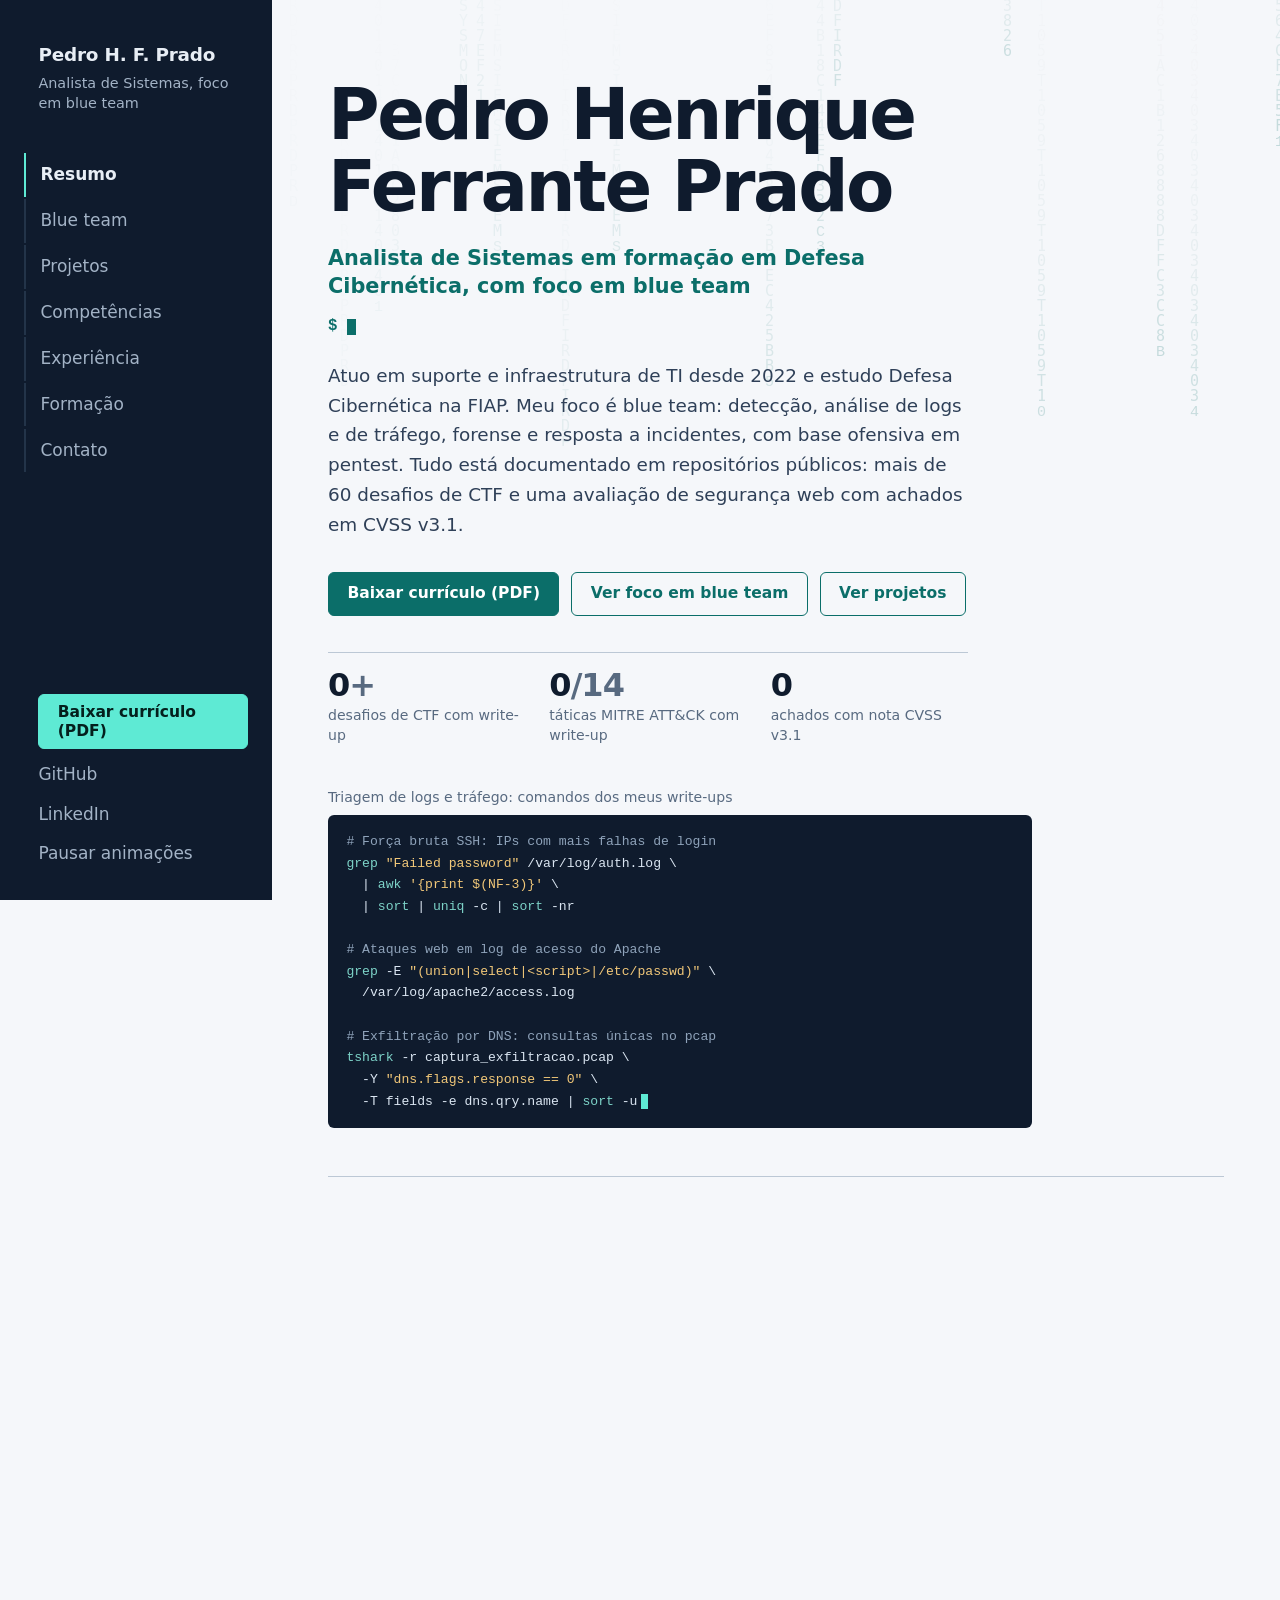
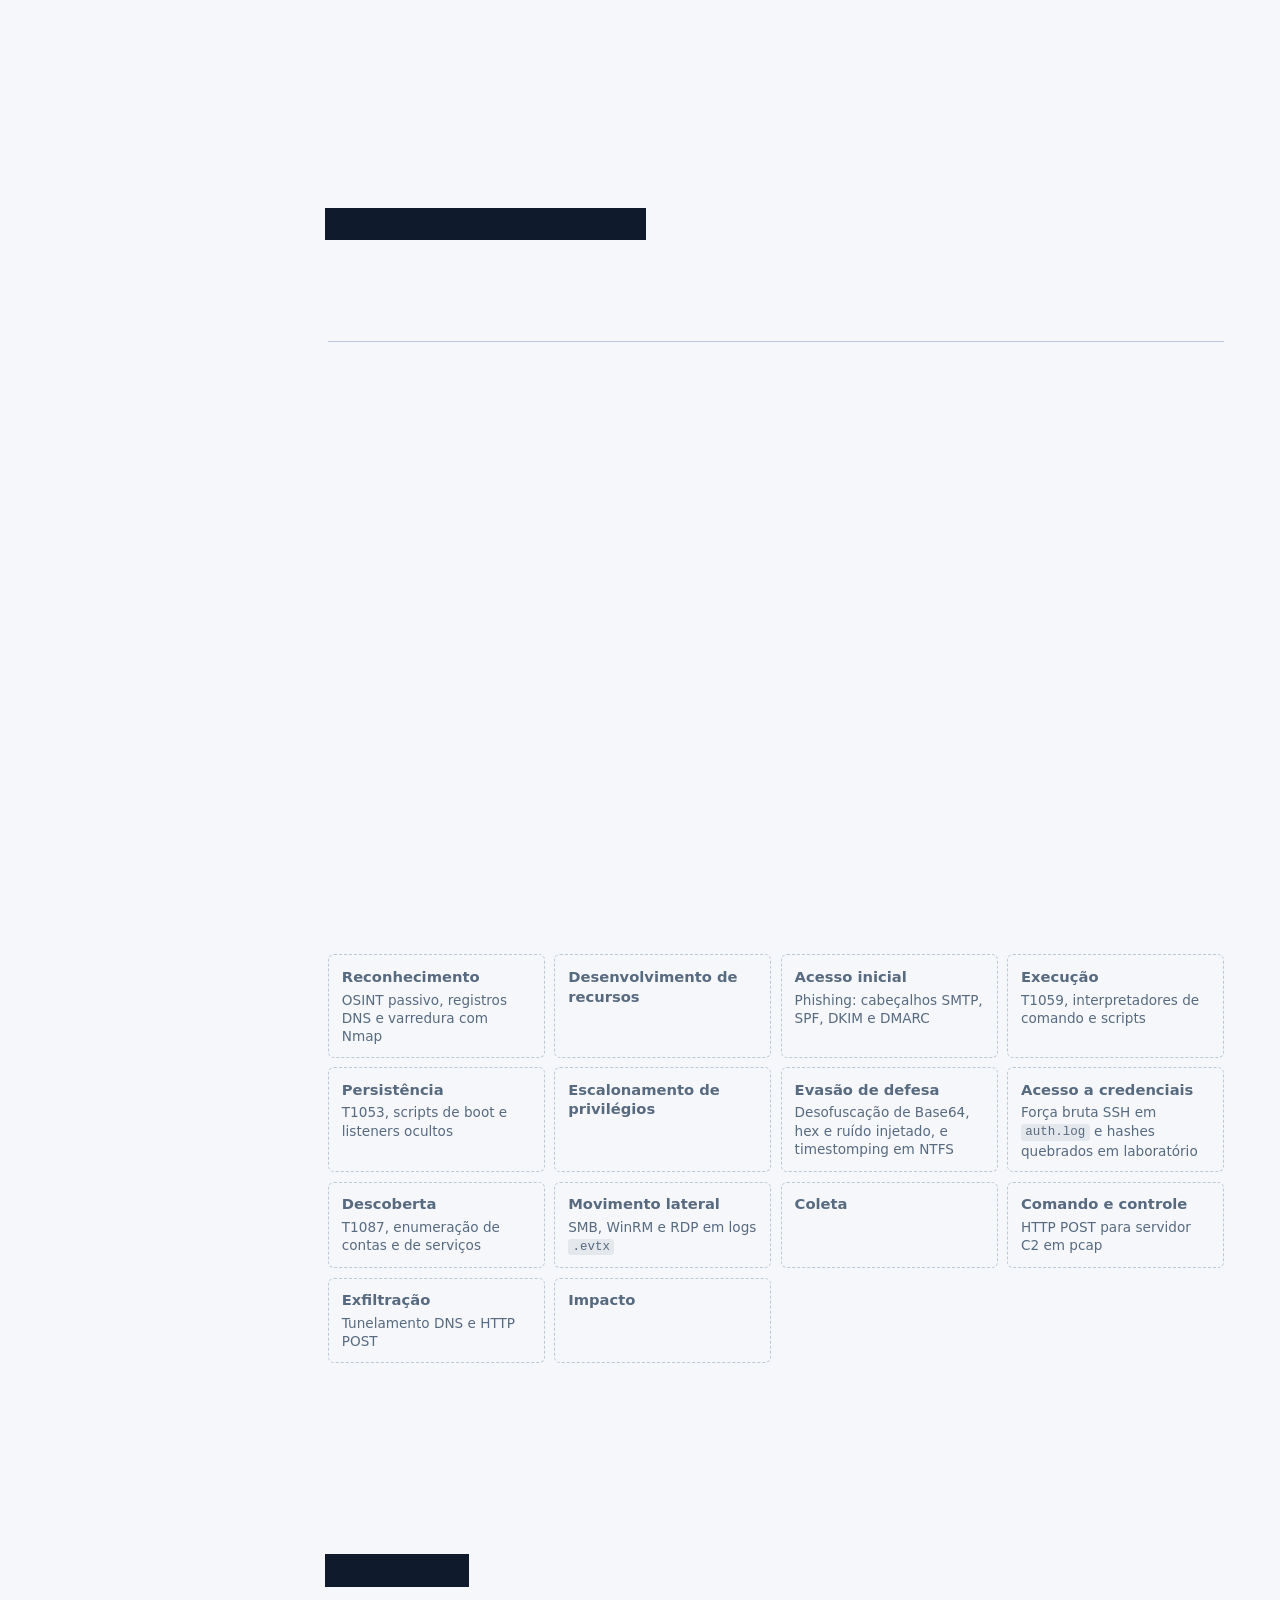
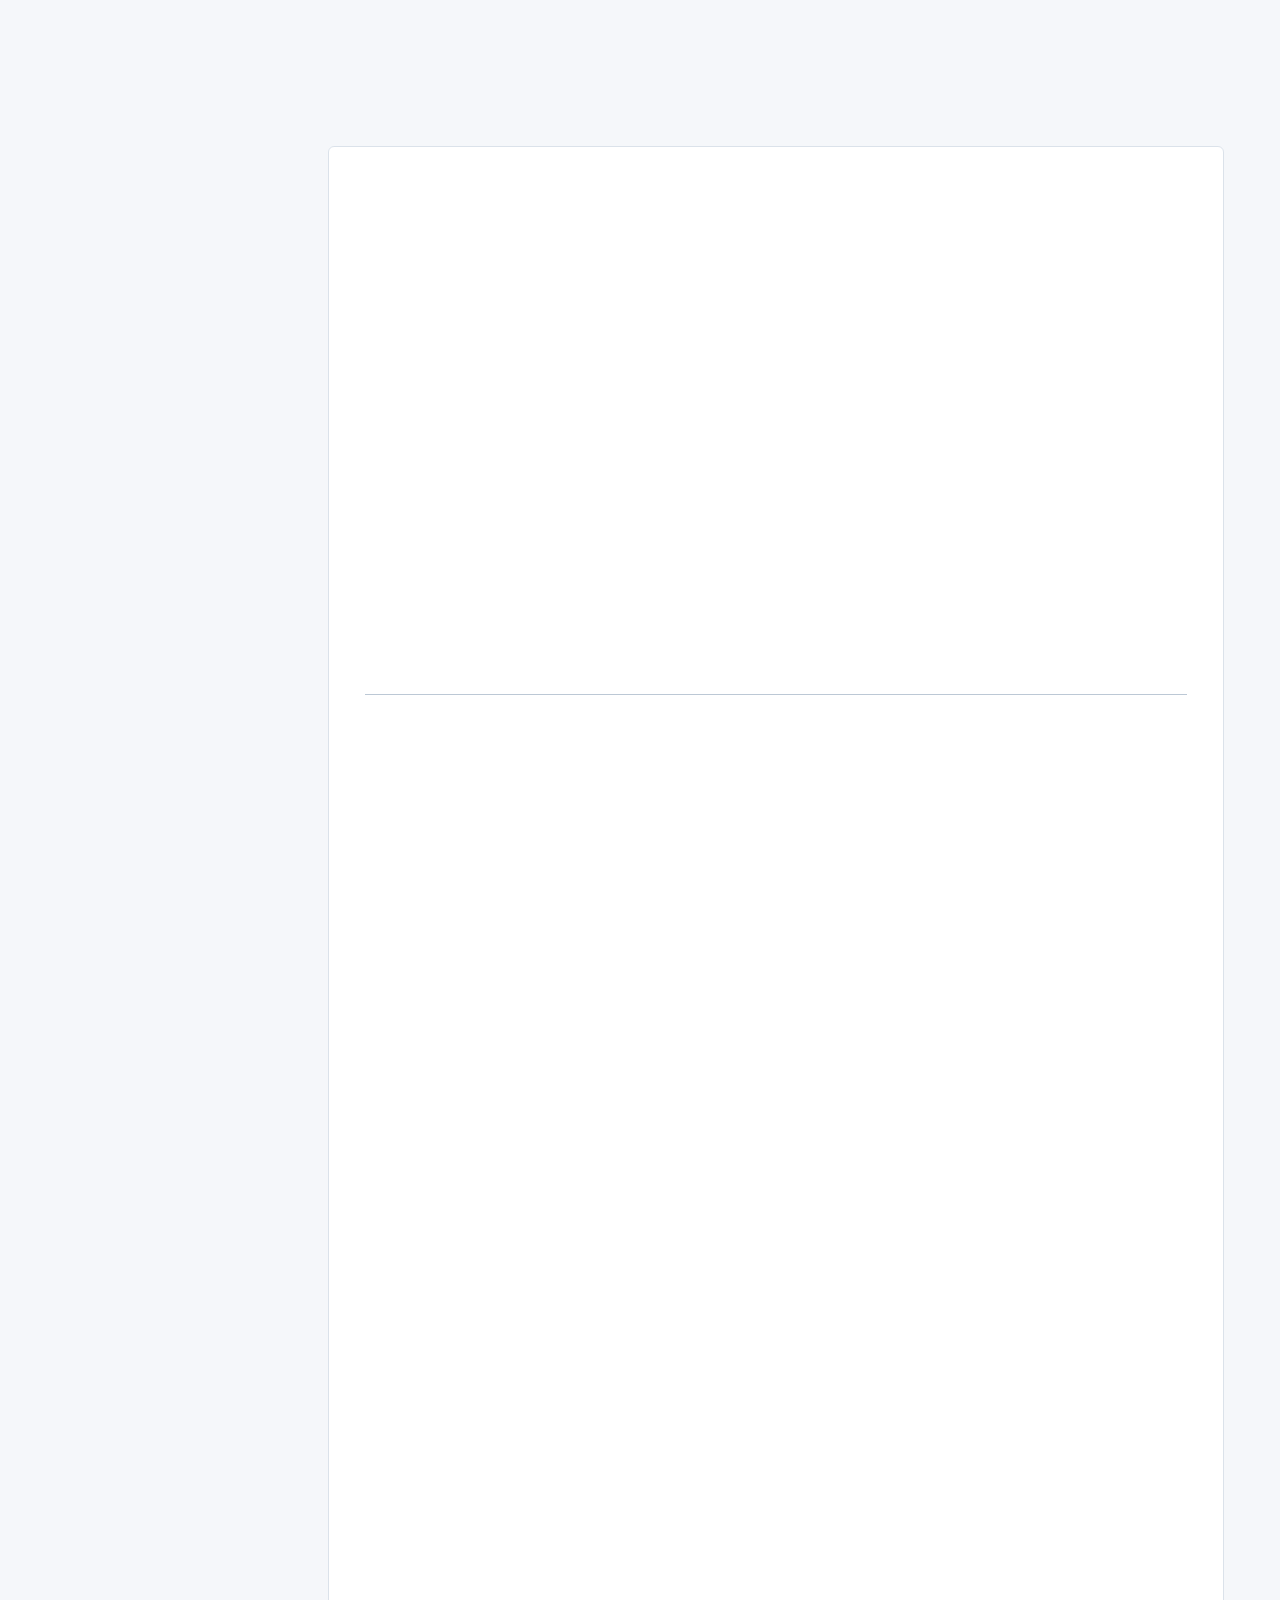
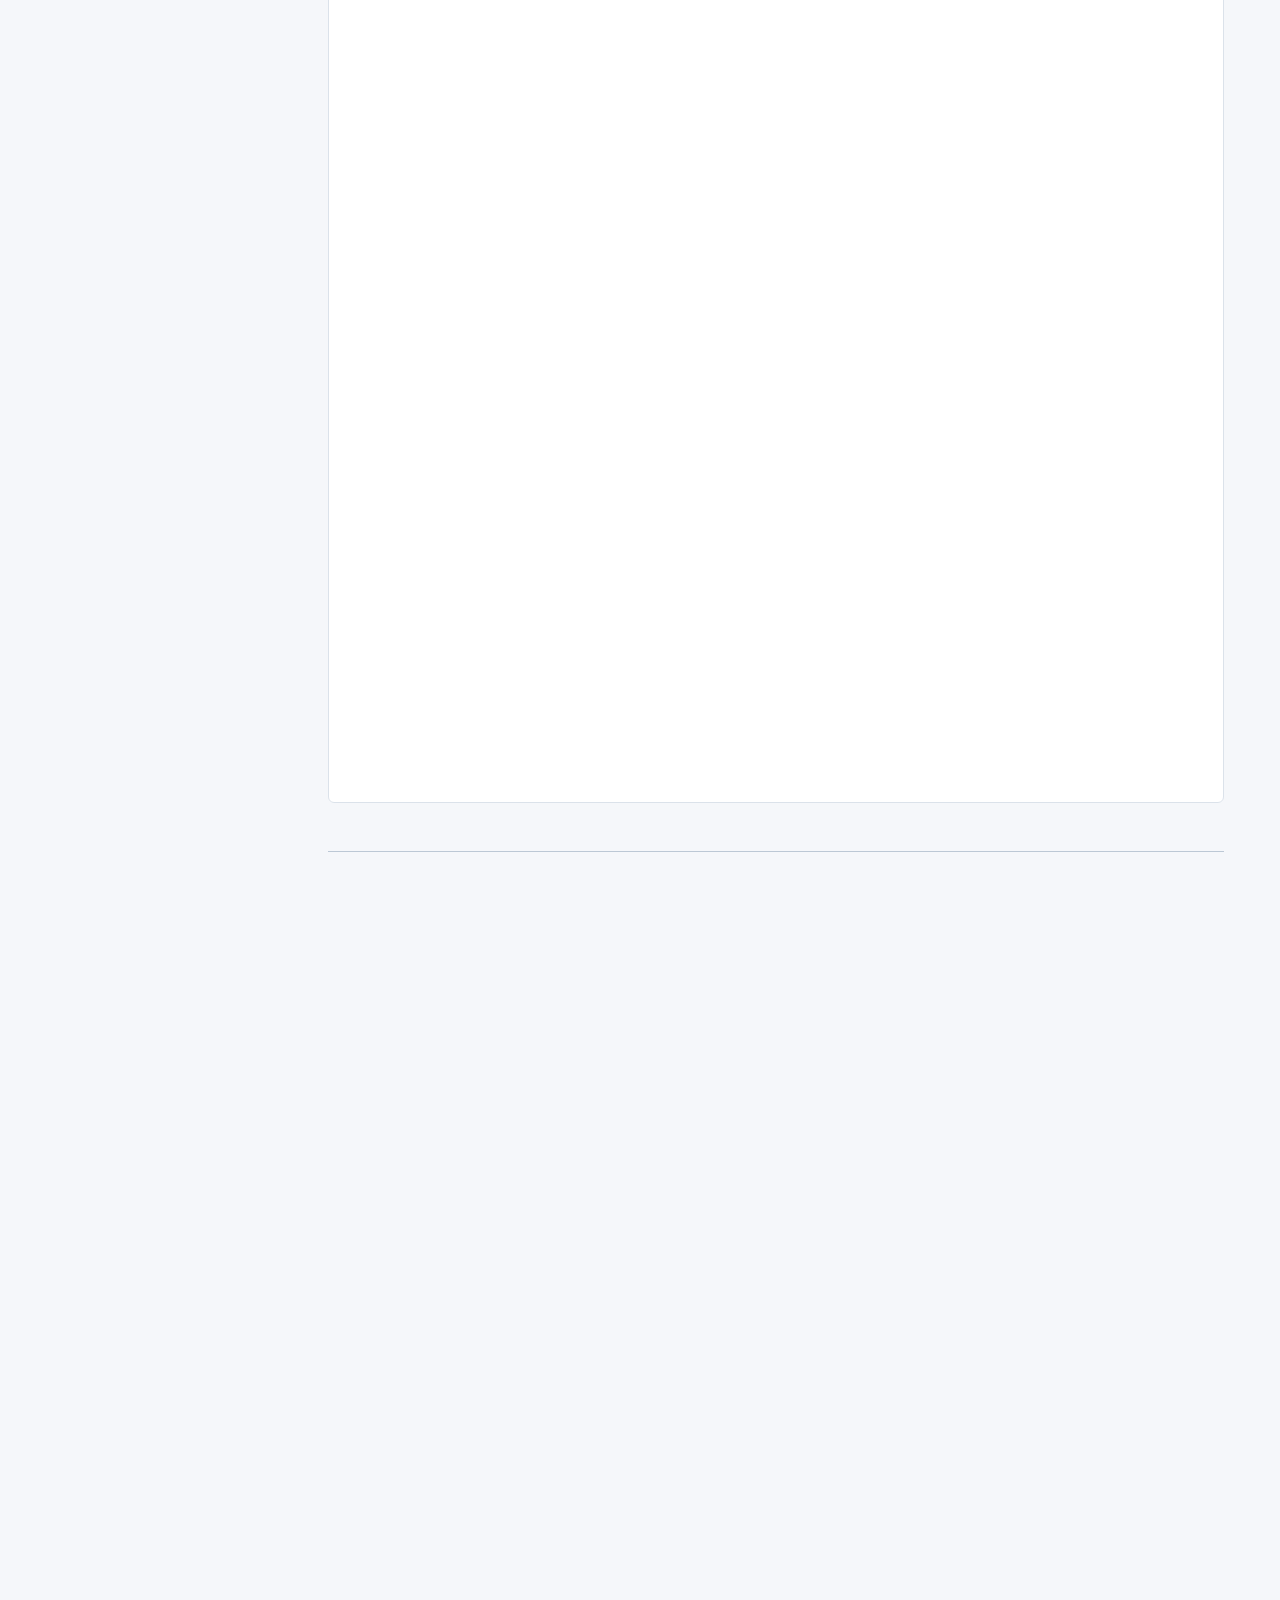
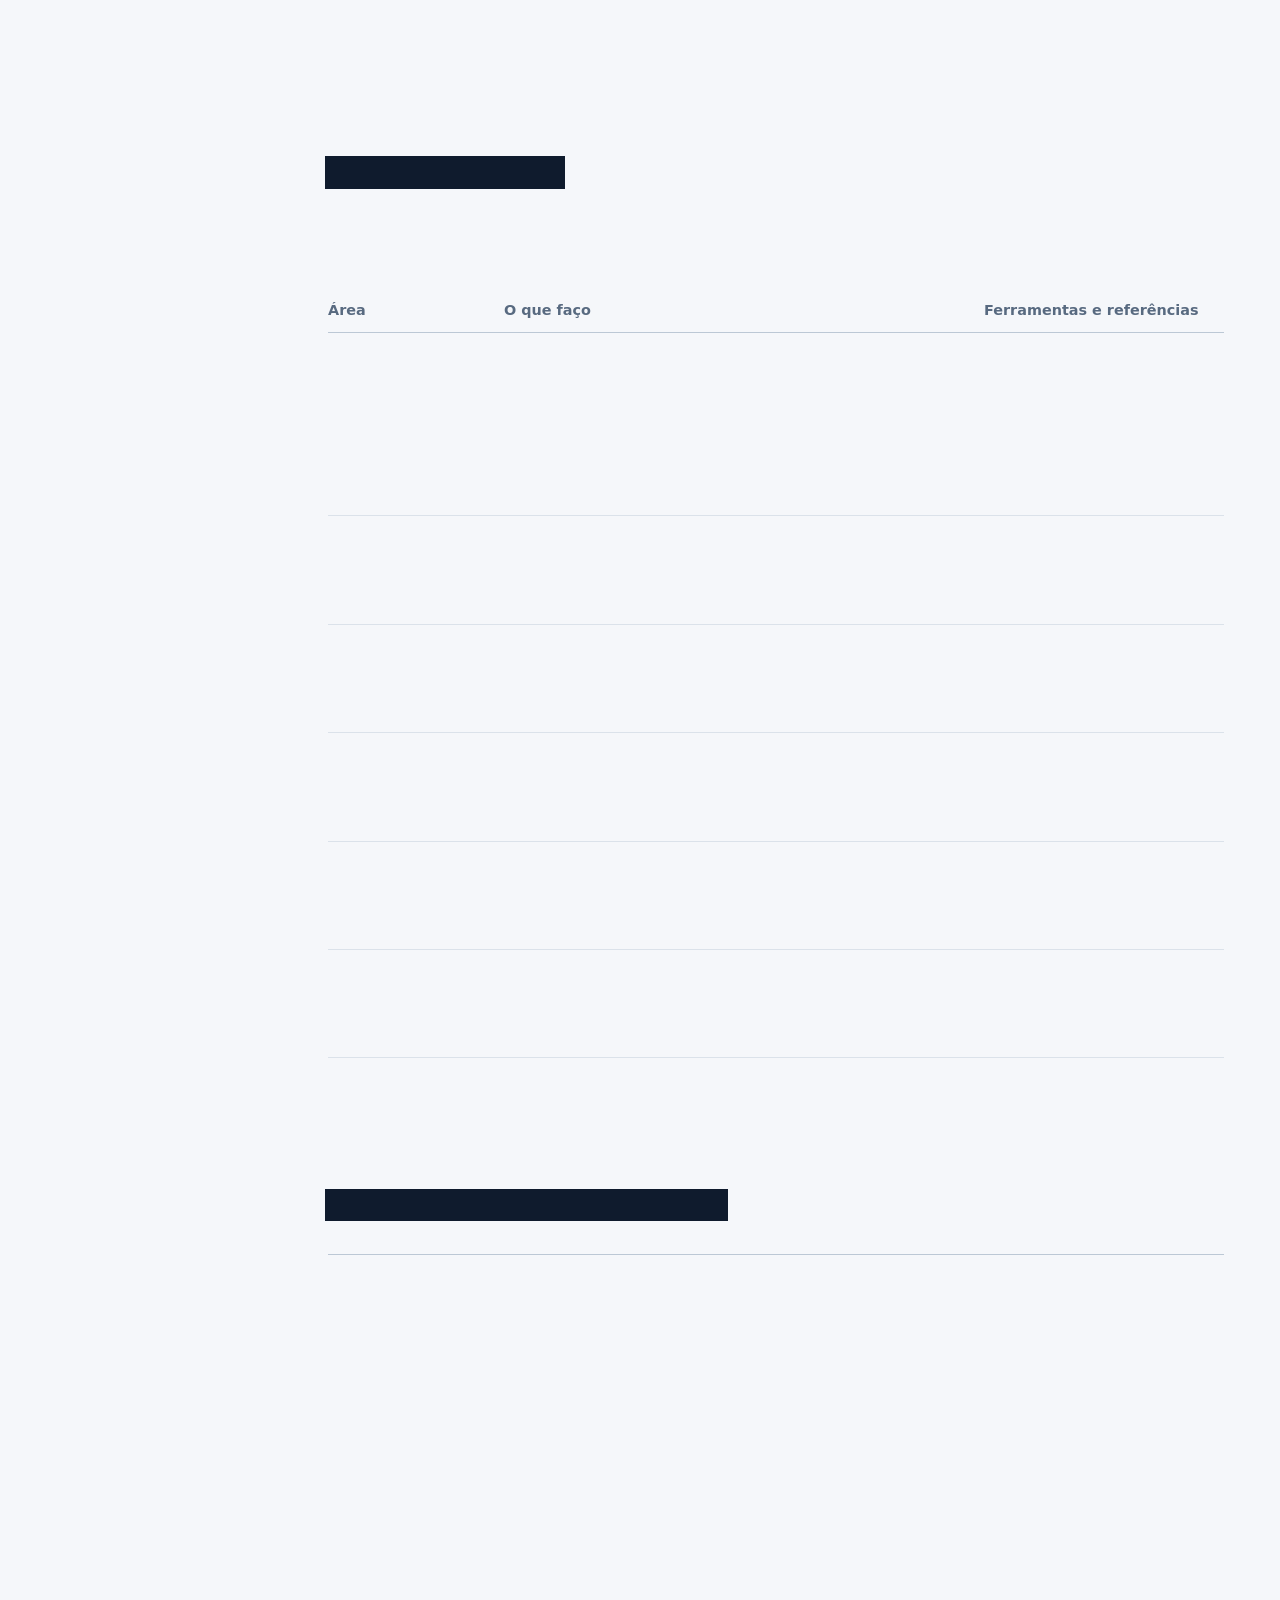
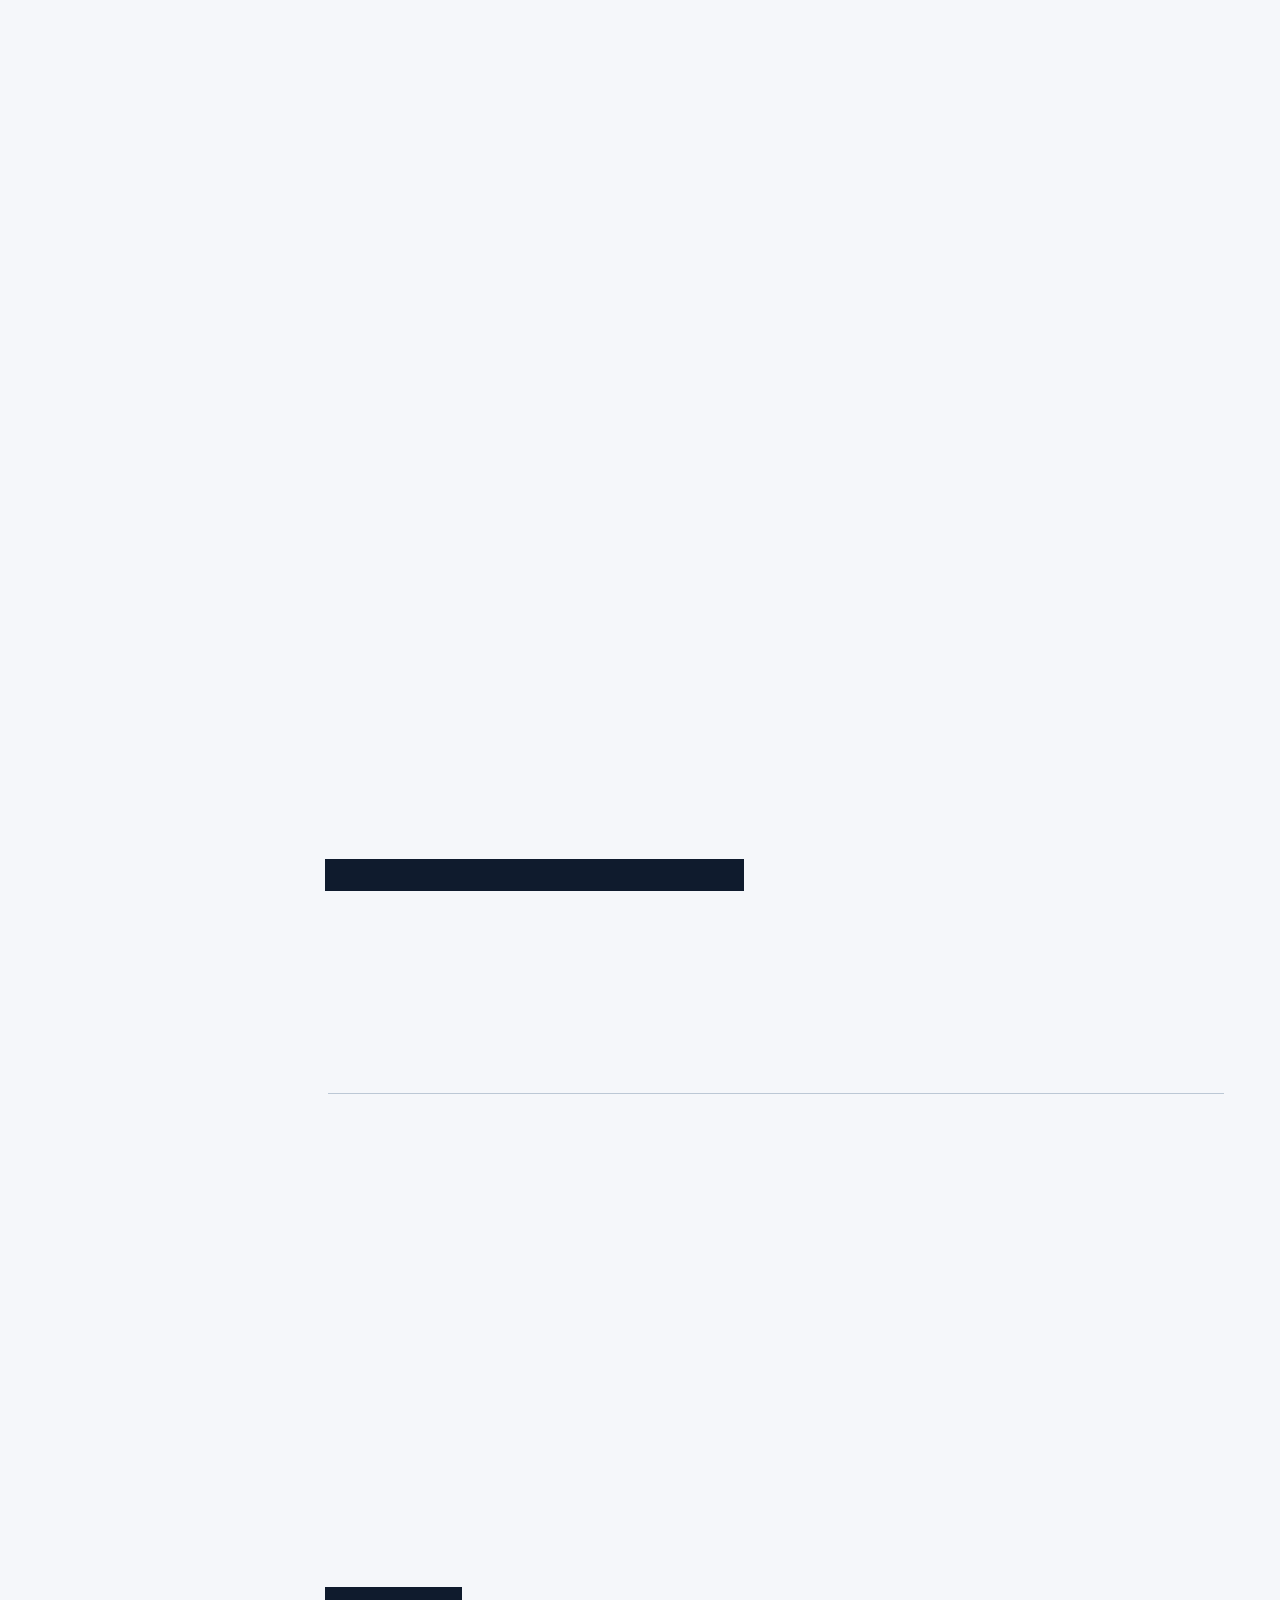
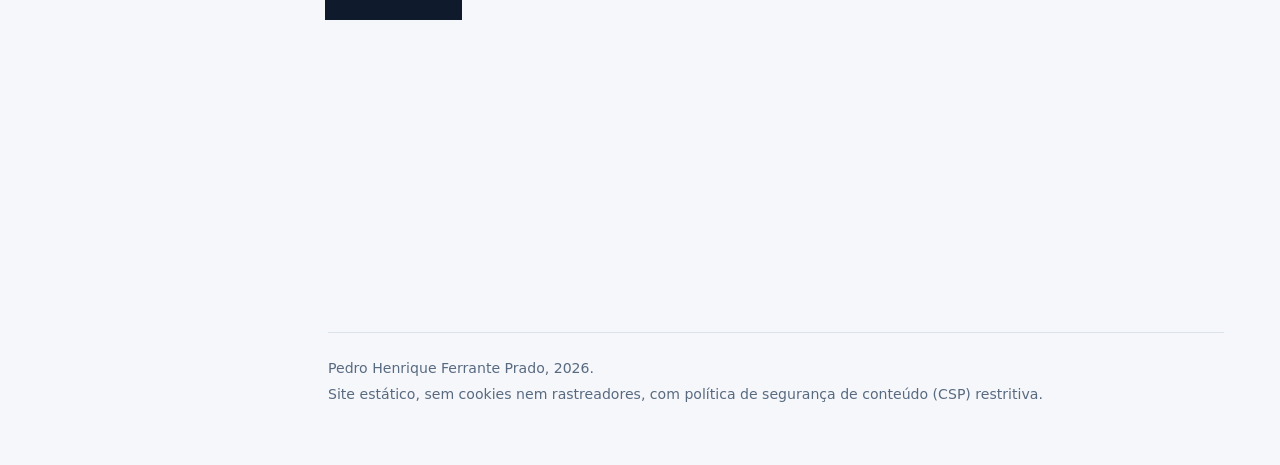
<file: index.html>
<!DOCTYPE html>
<html lang="pt-BR">
<head>
  <meta charset="UTF-8">
  <meta name="viewport" content="width=device-width, initial-scale=1.0">
  <meta http-equiv="Content-Security-Policy" content="default-src 'none'; img-src 'self' data:; style-src 'self'; script-src 'self'; manifest-src 'self'; base-uri 'none'; form-action 'none'">
  <title>Pedro Henrique Ferrante Prado | Analista de Sistemas e Blue Team</title>
  <meta name="description" content="Portfólio técnico de Pedro Henrique Ferrante Prado, Analista de Sistemas e graduando em Defesa Cibernética na FIAP, com foco em blue team: detecção, análise de logs e tráfego, forense digital e threat intelligence. Mais de 60 CTFs documentados e avaliação de segurança web com CVSS v3.1.">
  <meta name="author" content="Pedro Henrique Ferrante Prado">
  <meta name="theme-color" content="#0f1b2d">
  <link rel="canonical" href="https://ferranteabc.github.io/meu-portfolio/">

  <meta property="og:type" content="website">
  <meta property="og:locale" content="pt_BR">
  <meta property="og:title" content="Pedro Henrique Ferrante Prado | Analista de Sistemas e Blue Team">
  <meta property="og:description" content="Foco em blue team: detecção, forense e threat intelligence. Mais de 60 CTFs documentados, mapa MITRE ATT&amp;CK e avaliação de segurança web com CVSS v3.1.">
  <meta property="og:url" content="https://ferranteabc.github.io/meu-portfolio/">
  <meta property="og:image" content="https://ferranteabc.github.io/meu-portfolio/og-image.png">
  <meta property="og:image:width" content="1200">
  <meta property="og:image:height" content="630">
  <meta property="og:image:alt" content="Pedro Henrique Ferrante Prado, Analista de Sistemas, Defesa Cibernética e Blue Team, com um comando de triagem de log de autenticação">
  <meta name="twitter:card" content="summary_large_image">
  <meta name="twitter:image" content="https://ferranteabc.github.io/meu-portfolio/og-image.png">

  <link rel="icon" href="favicon.ico" sizes="any">
  <link rel="icon" type="image/png" sizes="32x32" href="favicon-32x32.png">
  <link rel="icon" type="image/png" sizes="16x16" href="favicon-16x16.png">
  <link rel="apple-touch-icon" sizes="180x180" href="apple-touch-icon.png">
  <link rel="manifest" href="site.webmanifest">
  <link rel="stylesheet" href="style.css">

  <script type="application/ld+json">
  {
    "@context": "https://schema.org",
    "@type": "Person",
    "name": "Pedro Henrique Ferrante Prado",
    "jobTitle": "Analista de Sistemas",
    "url": "https://ferranteabc.github.io/meu-portfolio/",
    "sameAs": [
      "https://github.com/FerranteAbc",
      "https://www.linkedin.com/in/pedro-henrique-ferrante-prado-128123230/"
    ],
    "address": {
      "@type": "PostalAddress",
      "addressLocality": "Santo André",
      "addressRegion": "SP",
      "addressCountry": "BR"
    },
    "knowsAbout": ["Blue team", "Forense digital", "Threat intelligence", "MITRE ATT&CK", "Análise de logs", "Análise de vulnerabilidades", "Active Directory", "Redes TCP/IP"]
  }
  </script>
</head>
<body>
  <a class="skip-link" href="#conteudo">Ir para o conteúdo</a>

  <header class="rail">
    <a class="rail__id" href="#resumo">
      <span class="rail__name">Pedro H. F. Prado</span>
      <span class="rail__role">Analista de Sistemas, foco em blue team</span>
    </a>

    <nav class="rail__nav" aria-label="Seções do portfólio">
      <ul>
        <li><a class="nav-link" href="#resumo">Resumo</a></li>
        <li><a class="nav-link" href="#blue-team">Blue team</a></li>
        <li><a class="nav-link" href="#projetos">Projetos</a></li>
        <li><a class="nav-link" href="#competencias">Competências</a></li>
        <li><a class="nav-link" href="#experiencia">Experiência</a></li>
        <li><a class="nav-link" href="#formacao">Formação</a></li>
        <li><a class="nav-link" href="#contato">Contato</a></li>
      </ul>
    </nav>

    <div class="rail__links">
      <a class="btn btn--rail" href="Curriculo-Pedro-Henrique-Ferrante-Prado.pdf" download>Baixar currículo (PDF)</a>
      <a class="rail__link" href="https://github.com/FerranteAbc" target="_blank" rel="noopener noreferrer">GitHub</a>
      <a class="rail__link" href="https://www.linkedin.com/in/pedro-henrique-ferrante-prado-128123230/" target="_blank" rel="noopener noreferrer">LinkedIn</a>
      <button class="motion-toggle js-motion-toggle" type="button" hidden>Pausar animações</button>
    </div>
  </header>

  <main id="conteudo" class="main">
    <div class="page">

      <!-- RESUMO -->
      <section id="resumo" class="hero" aria-labelledby="titulo-resumo">
        <div class="hero__text">
          <h1 id="titulo-resumo">Pedro Henrique Ferrante Prado</h1>
          <p class="hero__role">Analista de Sistemas em formação em Defesa Cibernética, com foco em blue team</p>
          <p class="hero__typed" aria-hidden="true"><span class="typed__text" data-typed="Blue team: detecção e resposta|Analista de Sistemas|Defesa Cibernética na FIAP|Análise de logs e de tráfego|Forense digital e DFIR|Pentest como base ofensiva">Blue team: detecção e resposta</span></p>
          <p class="hero__lead">Atuo em suporte e infraestrutura de TI desde 2022 e estudo Defesa Cibernética na FIAP. Meu foco é blue team: detecção, análise de logs e de tráfego, forense e resposta a incidentes, com base ofensiva em pentest. Tudo está documentado em repositórios públicos: mais de 60 desafios de CTF e uma avaliação de segurança web com achados em CVSS v3.1.</p>

          <div class="actions">
            <a class="btn btn--solid" href="Curriculo-Pedro-Henrique-Ferrante-Prado.pdf" download>Baixar currículo (PDF)</a>
            <a class="btn btn--line" href="#blue-team">Ver foco em blue team</a>
            <a class="btn btn--line" href="#projetos">Ver projetos</a>
          </div>

          <ul class="stats" aria-label="Indicadores do portfólio">
            <li>
              <span class="stat__num"><span data-count>60</span><span class="stat__sfx">+</span></span>
              <span class="stat__label">desafios de CTF com write-up</span>
            </li>
            <li>
              <span class="stat__num"><span data-count>10</span><span class="stat__sfx">/14</span></span>
              <span class="stat__label">táticas MITRE ATT&amp;CK com write-up</span>
            </li>
            <li>
              <span class="stat__num"><span data-count>4</span></span>
              <span class="stat__label">achados com nota CVSS v3.1</span>
            </li>
          </ul>
        </div>

        <figure class="code hero__panel">
          <figcaption>Triagem de logs e tráfego: comandos dos meus write-ups</figcaption>
<pre><code><span class="c"># Força bruta SSH: IPs com mais falhas de login</span>
<span class="k">grep</span> <span class="s">"Failed password"</span> /var/log/auth.log \
  | <span class="k">awk</span> <span class="s">'{print $(NF-3)}'</span> \
  | <span class="k">sort</span> | <span class="k">uniq</span> -c | <span class="k">sort</span> -nr

<span class="c"># Ataques web em log de acesso do Apache</span>
<span class="k">grep</span> -E <span class="s">"(union|select|&lt;script&gt;|/etc/passwd)"</span> \
  /var/log/apache2/access.log

<span class="c"># Exfiltração por DNS: consultas únicas no pcap</span>
<span class="k">tshark</span> -r captura_exfiltracao.pcap \
  -Y <span class="s">"dns.flags.response == 0"</span> \
  -T fields -e dns.qry.name | <span class="k">sort</span> -u</code></pre>
        </figure>

        <dl class="ficha">
          <div class="ficha__row">
            <dt>Posição atual</dt>
            <dd>Analista de Sistemas na RK Solutions Automação Comercial, desde jun/2024</dd>
          </div>
          <div class="ficha__row">
            <dt>Formação</dt>
            <dd>Graduação em Defesa Cibernética na FIAP, de ago/2025 a ago/2027 (previsão)</dd>
          </div>
          <div class="ficha__row">
            <dt>Foco</dt>
            <dd>Blue team: detecção, análise de logs e de tráfego, forense digital, threat intelligence e hardening</dd>
          </div>
          <div class="ficha__row">
            <dt>Base ofensiva</dt>
            <dd>Pentest black box, enumeração, exploração controlada e CTFs</dd>
          </div>
          <div class="ficha__row">
            <dt>Base técnica</dt>
            <dd>Windows, Linux, Active Directory, redes TCP/IP, PostgreSQL e Firebird</dd>
          </div>
          <div class="ficha__row">
            <dt>Busco</dt>
            <dd>Oportunidades em cybersecurity e segurança da informação, com foco em blue team</dd>
          </div>
          <div class="ficha__row">
            <dt>Local</dt>
            <dd>Santo André, SP</dd>
          </div>
        </dl>
      </section>

      <!-- BLUE TEAM -->
      <section id="blue-team" class="section" aria-labelledby="titulo-blue-team">
        <h2 id="titulo-blue-team">Foco em blue team</h2>
        <p class="section__intro">Uso o que aprendi atacando para detectar, analisar e conter. Esta é a parte do meu trabalho que já está documentada do lado da defesa.</p>

        <dl class="duties">
          <div class="duty">
            <dt>Detecção</dt>
            <dd>Triagem de logs de autenticação, de acesso web e de eventos do Windows (<code>.evtx</code>, incluindo Sysmon) para achar força bruta, varreduras automatizadas e movimentação lateral. Snort e Suricata em laboratório.</dd>
          </div>
          <div class="duty">
            <dt>Análise e forense</dt>
            <dd>Inspeção profunda de pacotes (DPI) com Wireshark e tshark para achar exfiltração por DNS e HTTP POST, comunicação com C2 e Evil Twin em 802.11. Perícia de e-mail (cabeçalhos SMTP, SPF, DKIM e DMARC) e de arquivos (metadados, PDF, firmware). Forense de disco (ext2/ext3 e NTFS, com Jump Lists e timestomping), de memória com Volatility 3 e de imagens lógicas AD1.</dd>
          </div>
          <div class="duty">
            <dt>Threat intelligence</dt>
            <dd>Classificação de IoCs até chegar às TTPs (Pirâmide da Dor), mapeamento de comandos do atacante para a matriz MITRE ATT&amp;CK e leitura de intrusões pela Cyber Kill Chain. OSINT passivo.</dd>
          </div>
          <div class="duty">
            <dt>Contenção e hardening</dt>
            <dd>No FIAP Challenge, cada achado saiu com prioridade, correção (hotfix e definitiva) e critério de reteste. Exemplos: ACL no HAProxy, <code>HttpOnly</code> no cookie de sessão, cabeçalhos de segurança e métricas só em loopback.</dd>
          </div>
        </dl>

        <h3 class="subhead">Táticas MITRE ATT&amp;CK com write-up público: 10 de 14</h3>
        <ul class="attack">
          <li class="is-covered"><strong>Reconhecimento</strong><span>OSINT passivo, registros DNS e varredura com Nmap</span><span class="sr-only">Com write-up.</span></li>
          <li><strong>Desenvolvimento de recursos</strong><span class="sr-only">Sem write-up ainda.</span></li>
          <li class="is-covered"><strong>Acesso inicial</strong><span>Phishing: cabeçalhos SMTP, SPF, DKIM e DMARC</span><span class="sr-only">Com write-up.</span></li>
          <li class="is-covered"><strong>Execução</strong><span>T1059, interpretadores de comando e scripts</span><span class="sr-only">Com write-up.</span></li>
          <li class="is-covered"><strong>Persistência</strong><span>T1053, scripts de boot e listeners ocultos</span><span class="sr-only">Com write-up.</span></li>
          <li><strong>Escalonamento de privilégios</strong><span class="sr-only">Sem write-up ainda.</span></li>
          <li class="is-covered"><strong>Evasão de defesa</strong><span>Desofuscação de Base64, hex e ruído injetado, e timestomping em NTFS</span><span class="sr-only">Com write-up.</span></li>
          <li class="is-covered"><strong>Acesso a credenciais</strong><span>Força bruta SSH em <code>auth.log</code> e hashes quebrados em laboratório</span><span class="sr-only">Com write-up.</span></li>
          <li class="is-covered"><strong>Descoberta</strong><span>T1087, enumeração de contas e de serviços</span><span class="sr-only">Com write-up.</span></li>
          <li class="is-covered"><strong>Movimento lateral</strong><span>SMB, WinRM e RDP em logs <code>.evtx</code></span><span class="sr-only">Com write-up.</span></li>
          <li><strong>Coleta</strong><span class="sr-only">Sem write-up ainda.</span></li>
          <li class="is-covered"><strong>Comando e controle</strong><span>HTTP POST para servidor C2 em pcap</span><span class="sr-only">Com write-up.</span></li>
          <li class="is-covered"><strong>Exfiltração</strong><span>Tunelamento DNS e HTTP POST</span><span class="sr-only">Com write-up.</span></li>
          <li><strong>Impacto</strong><span class="sr-only">Sem write-up ainda.</span></li>
        </ul>
        <p class="note">Destacadas: táticas com write-up no GitHub. As técnicas citadas por ID são T1059, T1053 e T1087. Tracejadas: ainda sem write-up.</p>
      </section>

      <!-- PROJETOS -->
      <section id="projetos" class="section" aria-labelledby="titulo-projetos">
        <h2 id="titulo-projetos">Projetos</h2>
        <p class="section__intro">Fiz todos os testes em laboratório próprio, em ambiente de homologação da faculdade ou em plataformas de CTF. Cada projeto tem repositório público com comandos, evidências e write-ups. Os mais ligados à defesa vêm primeiro.</p>

        <article class="case" aria-labelledby="case-titulo">
          <h3 id="case-titulo">Avaliação de segurança de uma aplicação web em homologação</h3>
          <p class="case__meta">FIAP Challenge 2026, em dupla com Bruno Henrique Veiga Sabino</p>
          <p class="measure">Mapeamos a superfície de ataque de um ERP web em Java sem comprometer a disponibilidade: Nmap com <code>--max-rate 10</code> e Dirsearch com 5 threads. O servidor responde 200 para páginas inexistentes (soft 404), o que gerou falsos positivos no Gobuster. Por isso validamos cada rota manualmente antes de reportar.</p>

          <h4>Arquitetura identificada por fingerprinting</h4>
          <ol class="path">
            <li><strong>HAProxy 2.0+</strong><span>Proxy reverso na borda, portas 80 e 443</span></li>
            <li><strong>Apache Tomcat 9.0.93</strong><span>JVM OpenJDK 21.0.1</span></li>
            <li><strong>Java EE com JSF</strong><span>Rotas <code>.jsf</code> e ciclo de sessão</span></li>
            <li><strong>PrimeFaces</strong><span>Camada de interface, tema Sentinel</span></li>
          </ol>

          <h4>Achados e classificação</h4>
          <ul class="findings">
            <li class="finding">
              <p class="finding__id">F1</p>
              <div class="finding__body">
                <h5>Endpoint <code>/metrics/</code> exposto sem autenticação</h5>
                <p>Responde 200 para qualquer origem e revela versões do Tomcat e da JVM, os contextos internos da aplicação e o número de sessões ativas. Isso facilita o mapeamento da superfície de ataque.</p>
                <p class="vector"><code>CVSS:3.1/<wbr>AV:N/<wbr>AC:L/<wbr>PR:N/<wbr>UI:N/<wbr>S:U/<wbr>C:L/<wbr>I:N/<wbr>A:N</code></p>
              </div>
              <div class="score s53">
                <p class="score__num">5.3</p>
                <div class="scale" role="img" aria-label="Nota 5,3 na escala CVSS de 0 a 10, faixa média"></div>
                <p class="score__meta">Severidade média<br><span class="prio prio--alta">Prioridade alta</span></p>
              </div>
            </li>
            <li class="finding">
              <p class="finding__id">F2</p>
              <div class="finding__body">
                <h5>Token de sessão na URL (<code>?pcaes=</code>)</h5>
                <p>O identificador de sessão ou transação trafega em requisição GET. Ele fica registrado em logs de proxies e servidores e no histórico do navegador.</p>
                <p class="vector"><code>CVSS:3.1/<wbr>AV:N/<wbr>AC:L/<wbr>PR:N/<wbr>UI:R/<wbr>S:U/<wbr>C:L/<wbr>I:L/<wbr>A:N</code></p>
              </div>
              <div class="score s54">
                <p class="score__num">5.4</p>
                <div class="scale" role="img" aria-label="Nota 5,4 na escala CVSS de 0 a 10, faixa média"></div>
                <p class="score__meta">Severidade média<br><span class="prio prio--alta">Prioridade alta</span></p>
              </div>
            </li>
            <li class="finding">
              <p class="finding__id">F3</p>
              <div class="finding__body">
                <h5>Cookie de sessão sem <code>HttpOnly</code> (<code>ETSS</code>)</h5>
                <p>O cookie tem a flag <code>Secure</code>, mas não <code>HttpOnly</code>. Havendo um XSS, o script lê o token por <code>document.cookie</code> e sequestra a sessão.</p>
                <p class="vector"><code>CVSS:3.1/<wbr>AV:N/<wbr>AC:H/<wbr>PR:N/<wbr>UI:R/<wbr>S:U/<wbr>C:H/<wbr>I:N/<wbr>A:N</code></p>
              </div>
              <div class="score s53">
                <p class="score__num">5.3</p>
                <div class="scale" role="img" aria-label="Nota 5,3 na escala CVSS de 0 a 10, faixa média"></div>
                <p class="score__meta">Severidade média<br><span class="prio">Prioridade média</span></p>
              </div>
            </li>
            <li class="finding">
              <p class="finding__id">F4</p>
              <div class="finding__body">
                <h5>Cabeçalhos de segurança ausentes</h5>
                <p>Sem <code>X-Frame-Options</code>, as páginas podem ser embutidas em iframe (clickjacking). Sem <code>X-Content-Type-Options</code>, o navegador pode interpretar tipos MIME de forma indevida.</p>
                <p class="vector"><code>CVSS:3.1/<wbr>AV:N/<wbr>AC:L/<wbr>PR:N/<wbr>UI:R/<wbr>S:U/<wbr>C:N/<wbr>I:L/<wbr>A:N</code></p>
              </div>
              <div class="score s43">
                <p class="score__num">4.3</p>
                <div class="scale" role="img" aria-label="Nota 4,3 na escala CVSS de 0 a 10, faixa média"></div>
                <p class="score__meta">Severidade média<br><span class="prio">Prioridade média</span></p>
              </div>
            </li>
          </ul>
          <p class="note">Faixas da escala CVSS v3.1: baixa de 0,1 a 3,9; média de 4,0 a 6,9; alta de 7,0 a 8,9; crítica de 9,0 a 10.</p>

          <h4>Como conduzimos</h4>
          <ol class="phases">
            <li><strong>Reconhecimento.</strong> Fingerprinting por cabeçalhos HTTP, comportamento dos servlets e scripts do Nmap.</li>
            <li><strong>Vulnerabilidades preliminares.</strong> Cookies, token na URL e cabeçalhos, validados manualmente no navegador.</li>
            <li><strong>Varreduras ativas.</strong> Portas 80 e 443 atrás do HAProxy e as rotas <code>/robots.txt</code>, <code>/probe/</code> e <code>/metrics/</code>.</li>
            <li><strong>Prova de conceito e mitigação.</strong> PoC no <code>/metrics/</code>, classificação CVSS v3.1 e plano de correção com critério de reteste.</li>
          </ol>

          <h4>Mitigação e reteste</h4>
          <ul class="plain">
            <li>Hotfix no HAProxy: ACL que nega <code>/metrics</code> com 403.</li>
            <li>Correção definitiva no Tomcat: publicar as métricas só na interface de loopback (127.0.0.1).</li>
            <li>Na aplicação: <code>HttpOnly</code> no <code>session-config</code> do <code>web.xml</code>, token fora da URL e os dois cabeçalhos de segurança no HAProxy.</li>
            <li>Reteste: a rota <code>/metrics</code> deve responder 401, 403 ou 404. Qualquer 200 reprova.</li>
          </ul>

          <figure class="code">
            <figcaption>Regra de bloqueio no HAProxy e comando de reteste</figcaption>
<pre><code># haproxy.cfg
acl is_metrics path_beg -i /metrics
http-request deny if is_metrics

# reteste
curl -o /dev/null -s -w "%{http_code}\n" https://<span class="redact" title="Host omitido do relatório">alvo-omitido</span>/metrics</code></pre>
          </figure>

          <p class="case__link"><a href="https://github.com/FerranteAbc/Cyber-Defense-Project" target="_blank" rel="noopener noreferrer">Ler o relatório completo no GitHub</a></p>
        </article>

        <div class="projects">
          <article class="project">
            <div class="project__head">
              <h3>CTF Global Solution FIAP (3º semestre): 15 desafios de forense digital e DFIR</h3>
              <p class="project__meta">Global Solution de nov/2026, com um write-up por desafio</p>
            </div>
            <div class="project__body">
              <ul class="plain">
                <li>Logs do Windows: Sysmon em <code>.evtx</code> lido com <code>Get-WinEvent</code> e XPath, contagem de eventos por ID e força bruta de RDP (T1110 e T1021.001).</li>
                <li>Memória: Volatility 3 e <code>strings</code> em dumps do Windows, cabeçalhos de e-mails do Thunderbird e recuperação de registros <code>.evt</code> por assinatura (carving).</li>
                <li>Disco: ext2/ext3 com The Sleuth Kit, análise do <code>install.sh</code> de um rootkit (T1562.004), timestomping no NTFS (<code>$SI</code> x <code>$FN</code>, T1070.006) e Jump Lists.</li>
                <li>Imagens lógicas AD1 do FTK Imager, lidas com um script em Python.</li>
              </ul>
              <p class="stack"><strong>Ferramentas:</strong> Volatility 3, The Sleuth Kit, PowerShell, Python, Bash.</p>
              <p><a href="https://github.com/FerranteAbc/Global-Solution-CTF-Forense-DFIR" target="_blank" rel="noopener noreferrer">Ver os write-ups no GitHub</a></p>
            </div>
          </article>

          <article class="project">
            <div class="project__head">
              <h3>CTF Trilha 1: OSINT, threat intelligence e forense de redes</h3>
              <p class="project__meta">9 desafios, com mapeamento para MITRE ATT&amp;CK</p>
            </div>
            <div class="project__body">
              <ul class="plain">
                <li>Forense de logs com <code>grep</code> e <code>awk</code>: força bruta SSH em <code>auth.log</code> e varredura automatizada em logs de acesso do Apache.</li>
                <li>Exfiltração por DNS e por HTTP POST em arquivos pcap, e rastreio de movimentação lateral (SMB, WinRM e RDP).</li>
                <li>Comandos do atacante mapeados para técnicas MITRE ATT&amp;CK (T1087, T1059, T1053) e IoCs classificados na Pirâmide da Dor.</li>
                <li>OSINT passivo: coordenadas GPS em metadados EXIF e enumeração de e-mails por registros MX e SPF.</li>
              </ul>
              <p class="stack"><strong>Ferramentas:</strong> Wireshark, tshark, grep, awk, exiftool, CyberChef, Maltego.</p>
              <p><a href="https://github.com/FerranteAbc/FIAP-CTF-Write-ups-Solu-es-de-Ciberseguran-a" target="_blank" rel="noopener noreferrer">Ver os write-ups no GitHub</a></p>
            </div>
          </article>

          <article class="project">
            <div class="project__head">
              <h3>CTF Global Solution FIAP: 15 desafios resolvidos</h3>
              <p class="project__meta">Wargames do 2º semestre de 2026, com um write-up por desafio</p>
            </div>
            <div class="project__body">
              <ul class="plain">
                <li>Forense de rede com tshark: exfiltração escondida em ruído HTTP, latência DHCP (DORA) e um Evil Twin em captura 802.11.</li>
                <li>Firmware e hardware: extração de rootfs com binwalk e leitura de dumps de EEPROM e de logs UART.</li>
                <li>Scripts e binários: fuzzing de um executável .NET via PowerShell, auditoria estática de um script Scapy e desofuscação de script Bash.</li>
                <li>Criptografia e esteganografia: ROT13, César, SHA-1 com dicionário em Python (<code>hashlib</code>) e LSB com zsteg.</li>
              </ul>
              <p class="stack"><strong>Ferramentas:</strong> Wireshark, tshark, binwalk, zsteg, Python, Bash, PowerShell.</p>
              <p><a href="https://github.com/FerranteAbc/Global-Solution-CTF-Wargames" target="_blank" rel="noopener noreferrer">Ver os write-ups no GitHub</a></p>
            </div>
          </article>

          <article class="project">
            <div class="project__head">
              <h3>CTF Wargames 2TDCOR: 20 desafios de pentest, protocolos e forense</h3>
              <p class="project__meta">Alvo único com HTTP, FTP, SSH e SMB</p>
            </div>
            <div class="project__body">
              <ul class="plain">
                <li>Enumeração e falhas de configuração: <code>phpinfo()</code> exposto, listagem de diretório e bypass de controle por User-Agent.</li>
                <li>Credenciais: wordlist por OSINT com CUPP e Hydra contra FTP, e sessão nula em SMB com senha fraca (RockYou).</li>
                <li>Forense de Windows: ZIP quebrado com zip2john e análise de logs <code>.evtx</code> para achar o IP de movimentação lateral.</li>
              </ul>
              <p class="stack"><strong>Ferramentas:</strong> Nmap, Gobuster, Hydra, CUPP, John the Ripper, smbclient, python-evtx.</p>
              <p><a href="https://github.com/FerranteAbc/FIAP-CTF-Write-ups-Solu-es-de-Ciberseguran-a" target="_blank" rel="noopener noreferrer">Ver os write-ups no GitHub</a></p>
            </div>
          </article>

          <article class="project">
            <div class="project__head">
              <h3>Segurança IoT e engenharia reversa de firmware (OWASP IoTGoat)</h3>
              <p class="project__meta">8 desafios de auditoria embarcada e forense digital</p>
            </div>
            <div class="project__body">
              <ul class="plain">
                <li>Extração de firmware com binwalk e unsquashfs e auditoria offline de <code>/etc/rc.local</code> e <code>/etc/init.d</code> atrás de credenciais e chaves fixas no código.</li>
                <li>Hash MD5 quebrado com John the Ripper, busca por listeners netcat (backdoor) e inspeção de módulos de kernel <code>.ko</code> com <code>modinfo</code>.</li>
                <li>Perícia de e-mail (cabeçalhos SMTP, SPF, DKIM e DMARC) e de PDF com exiftool, pdfid e pdf-parser.</li>
              </ul>
              <p class="stack"><strong>Ferramentas:</strong> binwalk, unsquashfs, QEMU, John the Ripper, exiftool, pdf-parser.</p>
              <p><a href="https://github.com/FerranteAbc/Firmware-Reversing-IoT-Security-Forensics" target="_blank" rel="noopener noreferrer">Ver os write-ups no GitHub</a></p>
            </div>
          </article>

          <article class="project">
            <div class="project__head">
              <h3>Laboratório de pentest com Kali Linux e Metasploitable 2</h3>
              <p class="project__meta">Ambiente isolado no Hyper-V</p>
            </div>
            <div class="project__body">
              <ul class="plain">
                <li>Switch virtual interno entre o Kali Linux (auditor) e o Metasploitable 2 (alvo), sem expor o tráfego à rede real.</li>
                <li>Mapeamento com Nmap, Gobuster e Nikto, exploração controlada com Metasploit e análise de tráfego com Wireshark e tcpdump.</li>
                <li>Hardening ao final e apresentação em vídeo da PoC e da correção.</li>
              </ul>
              <p><a href="https://github.com/FerranteAbc/FIAP-CTF-Write-ups-Solu-es-de-Ciberseguran-a" target="_blank" rel="noopener noreferrer">Ver a documentação no GitHub</a></p>
            </div>
          </article>

          <article class="project">
            <div class="project__head">
              <h3>Automação de suporte técnico</h3>
              <p class="project__meta">Scripts de uso no trabalho</p>
            </div>
            <div class="project__body">
              <p>Scripts para reduzir trabalho manual na manutenção e no suporte a usuários finais.</p>
            </div>
          </article>
        </div>
      </section>

      <!-- COMPETÊNCIAS -->
      <section id="competencias" class="section" aria-labelledby="titulo-competencias">
        <h2 id="titulo-competencias">Competências</h2>
        <p class="section__intro">Agrupadas por área, com as ferramentas e referências que uso em cada uma.</p>

        <table class="matrix">
          <thead>
            <tr>
              <th scope="col">Área</th>
              <th scope="col">O que faço</th>
              <th scope="col">Ferramentas e referências</th>
            </tr>
          </thead>
          <tbody>
            <tr>
              <th scope="row">Blue team: detecção e resposta</th>
              <td data-label="O que faço">Triagem de logs, forense de rede, de e-mail, de disco e de memória, threat intelligence, OSINT, análise de incidentes e hardening.</td>
              <td data-label="Ferramentas e referências">Wireshark, tshark, tcpdump, Snort, Suricata, Sysmon, Volatility 3, The Sleuth Kit, MITRE ATT&amp;CK, Cyber Kill Chain, Pirâmide da Dor, CyberChef, ExifTool</td>
            </tr>
            <tr>
              <th scope="row">Segurança ofensiva</th>
              <td data-label="O que faço">Pentest black box para entender o atacante: reconhecimento, enumeração de serviços e diretórios, exploração controlada e quebra de credenciais.</td>
              <td data-label="Ferramentas e referências">Nmap, Gobuster, Dirsearch, Nikto, Metasploit, Hydra, John the Ripper</td>
            </tr>
            <tr>
              <th scope="row">Redes e perímetro</th>
              <td data-label="O que faço">TCP/IP, DNS, DHCP, NAT, VLAN, roteamento, firewall, VPN, proxy e WAF. Leitura de cabeçalhos HTTP e de regras de proxy reverso.</td>
              <td data-label="Ferramentas e referências">HAProxy (ACLs), Hyper-V (switches virtuais), Wireshark</td>
            </tr>
            <tr>
              <th scope="row">Sistemas e infraestrutura</th>
              <td data-label="O que faço">Administração e suporte de Windows e Linux (estação e servidor), Active Directory, contas no Google Workspace e atendimento remoto e presencial.</td>
              <td data-label="Ferramentas e referências">Active Directory, PostgreSQL, Firebird, VirtualBox, Hyper-V</td>
            </tr>
            <tr>
              <th scope="row">Engenharia reversa e IoT</th>
              <td data-label="O que faço">Extração e análise de firmware, leitura de dumps de EEPROM e de logs UART, análise estática de scripts e binários.</td>
              <td data-label="Ferramentas e referências">binwalk, unsquashfs, dd, strings, xxd, QEMU, OWASP IoTGoat</td>
            </tr>
            <tr>
              <th scope="row">Automação e governança</th>
              <td data-label="O que faço">Scripts de automação, relatórios técnicos reproduzíveis, classificação de risco, controle de acesso (identificação, autenticação e autorização) e LGPD.</td>
              <td data-label="Ferramentas e referências">Python, Bash, PowerShell, Git, CVSS v3.1</td>
            </tr>
          </tbody>
        </table>
      </section>

      <!-- EXPERIÊNCIA -->
      <section id="experiencia" class="section" aria-labelledby="titulo-experiencia">
        <h2 id="titulo-experiencia">Experiência profissional</h2>

        <ol class="timeline">
          <li class="job">
            <p class="job__when">jun/2024 até hoje</p>
            <div class="job__body">
              <h3>Analista de Sistemas</h3>
              <p class="job__org">RK Solutions Automação Comercial</p>
              <ul class="plain">
                <li>Suporte técnico remoto e presencial a clientes, com análise e resolução de incidentes nos sistemas e nos ambientes de TI deles.</li>
                <li>Troubleshooting de Windows, redes e periféricos: impressoras fiscais, SAT, balanças e teclados de automação.</li>
                <li>Administração e ajustes em bancos de dados PostgreSQL e Firebird.</li>
                <li>Diagnóstico de software, hardware e conectividade, com apoio na configuração de redes.</li>
              </ul>
            </div>
          </li>
          <li class="job">
            <p class="job__when">mar/2024 a jun/2024</p>
            <div class="job__body">
              <h3>Estagiário de TI</h3>
              <p class="job__org">Moveleiros</p>
              <ul class="plain">
                <li>Gerenciamento de usuários e logins no Active Directory.</li>
                <li>Monitoramento e suporte de servidores Windows e Linux.</li>
                <li>Administração de contas de e-mail no Google Workspace.</li>
                <li>Manutenção e troubleshooting de notebooks, impressoras, celulares e redes.</li>
              </ul>
            </div>
          </li>
          <li class="job">
            <p class="job__when">out/2023 a mar/2024</p>
            <div class="job__body">
              <h3>Assistente Administrativo</h3>
              <p class="job__org">Dis Água Distribuidora</p>
              <ul class="plain">
                <li>Rotinas administrativas e de faturamento, conferência de documentos e pedidos, acompanhamento de estoque e atendimento a clientes.</li>
              </ul>
            </div>
          </li>
          <li class="job">
            <p class="job__when">mar/2022 a jun/2023</p>
            <div class="job__body">
              <h3>Jovem Aprendiz de TI</h3>
              <p class="job__org">Grupo Guardian</p>
              <ul class="plain">
                <li>Suporte em hardware e software e manutenção de desktops e notebooks, com atendimento presencial e por telefone.</li>
                <li>Configuração de dispositivos de controle de acesso facial e digital.</li>
                <li>Apoio às rotinas de infraestrutura de TI.</li>
              </ul>
            </div>
          </li>
        </ol>
      </section>

      <!-- FORMAÇÃO -->
      <section id="formacao" class="section" aria-labelledby="titulo-formacao">
        <h2 id="titulo-formacao">Formação e certificações</h2>

        <div class="degree">
          <h3>Graduação em Defesa Cibernética</h3>
          <p>FIAP, de ago/2025 a ago/2027 (previsão). Ênfase em ethical hacking, forense e Secure DevOps.</p>
        </div>

        <h3 class="subhead">Cursos e certificações</h3>
        <ul class="ledger">
          <li>
            <span class="ledger__title">Cibersegurança: Fundamentos e Práticas Integradas</span>
            <span class="ledger__org">Alura</span>
            <span class="ledger__when">abr/2026</span>
          </li>
          <li>
            <span class="ledger__title">Cybersecurity Hacker Skills (120 horas)</span>
            <span class="ledger__org">FIAP</span>
            <span class="ledger__when">jan/2026</span>
          </li>
          <li>
            <span class="ledger__title">Qualificação Profissional em Cibersegurança</span>
            <span class="ledger__org">FIAP</span>
            <span class="ledger__when">dez/2025</span>
          </li>
          <li>
            <span class="ledger__title">Cibersegurança 2025</span>
            <span class="ledger__org">Santander e DIO</span>
            <span class="ledger__when">nov/2025</span>
          </li>
          <li>
            <span class="ledger__title">Introdução ao Pentest na Prática</span>
            <span class="ledger__org">DESEC Security</span>
            <span class="ledger__when">jun/2025</span>
          </li>
        </ul>

        <p class="note">Também concluí: Imersão LGPD com foco técnico (TI Exames), Espionagem Cibernética (Prof. Dr. Davis Alves), Banco de Dados (Fundação Bradesco), Pacote Office (SENAI) e Tecnologia (Flex Company).</p>
      </section>

      <!-- CONTATO -->
      <section id="contato" class="section" aria-labelledby="titulo-contato">
        <h2 id="titulo-contato">Contato</h2>
        <p class="section__intro">Escreva por e-mail ou LinkedIn. Envio a versão completa do currículo, com telefone, sob pedido.</p>

        <div class="contact">
          <p class="contact__mail"><a href="mailto:ph84662@gmail.com">ph84662@gmail.com</a></p>
          <div class="actions">
            <button class="btn btn--line" type="button" id="copy-email" data-email="ph84662@gmail.com">Copiar e-mail</button>
            <a class="btn btn--line" href="https://www.linkedin.com/in/pedro-henrique-ferrante-prado-128123230/" target="_blank" rel="noopener noreferrer">LinkedIn</a>
            <a class="btn btn--line" href="https://github.com/FerranteAbc" target="_blank" rel="noopener noreferrer">GitHub</a>
            <a class="btn btn--solid" href="Curriculo-Pedro-Henrique-Ferrante-Prado.pdf" download>Baixar currículo (PDF)</a>
          </div>
          <p class="sr-only" id="copy-status" role="status" aria-live="polite"></p>
        </div>
      </section>

      <footer class="footer">
        <p>Pedro Henrique Ferrante Prado, 2026.</p>
        <p>Site estático, sem cookies nem rastreadores, com política de segurança de conteúdo (CSP) restritiva.</p>
        <button class="motion-toggle js-motion-toggle" type="button" hidden>Pausar animações</button>
      </footer>

    </div>
  </main>

  <script src="script.js" defer></script>
</body>
</html>
</file>
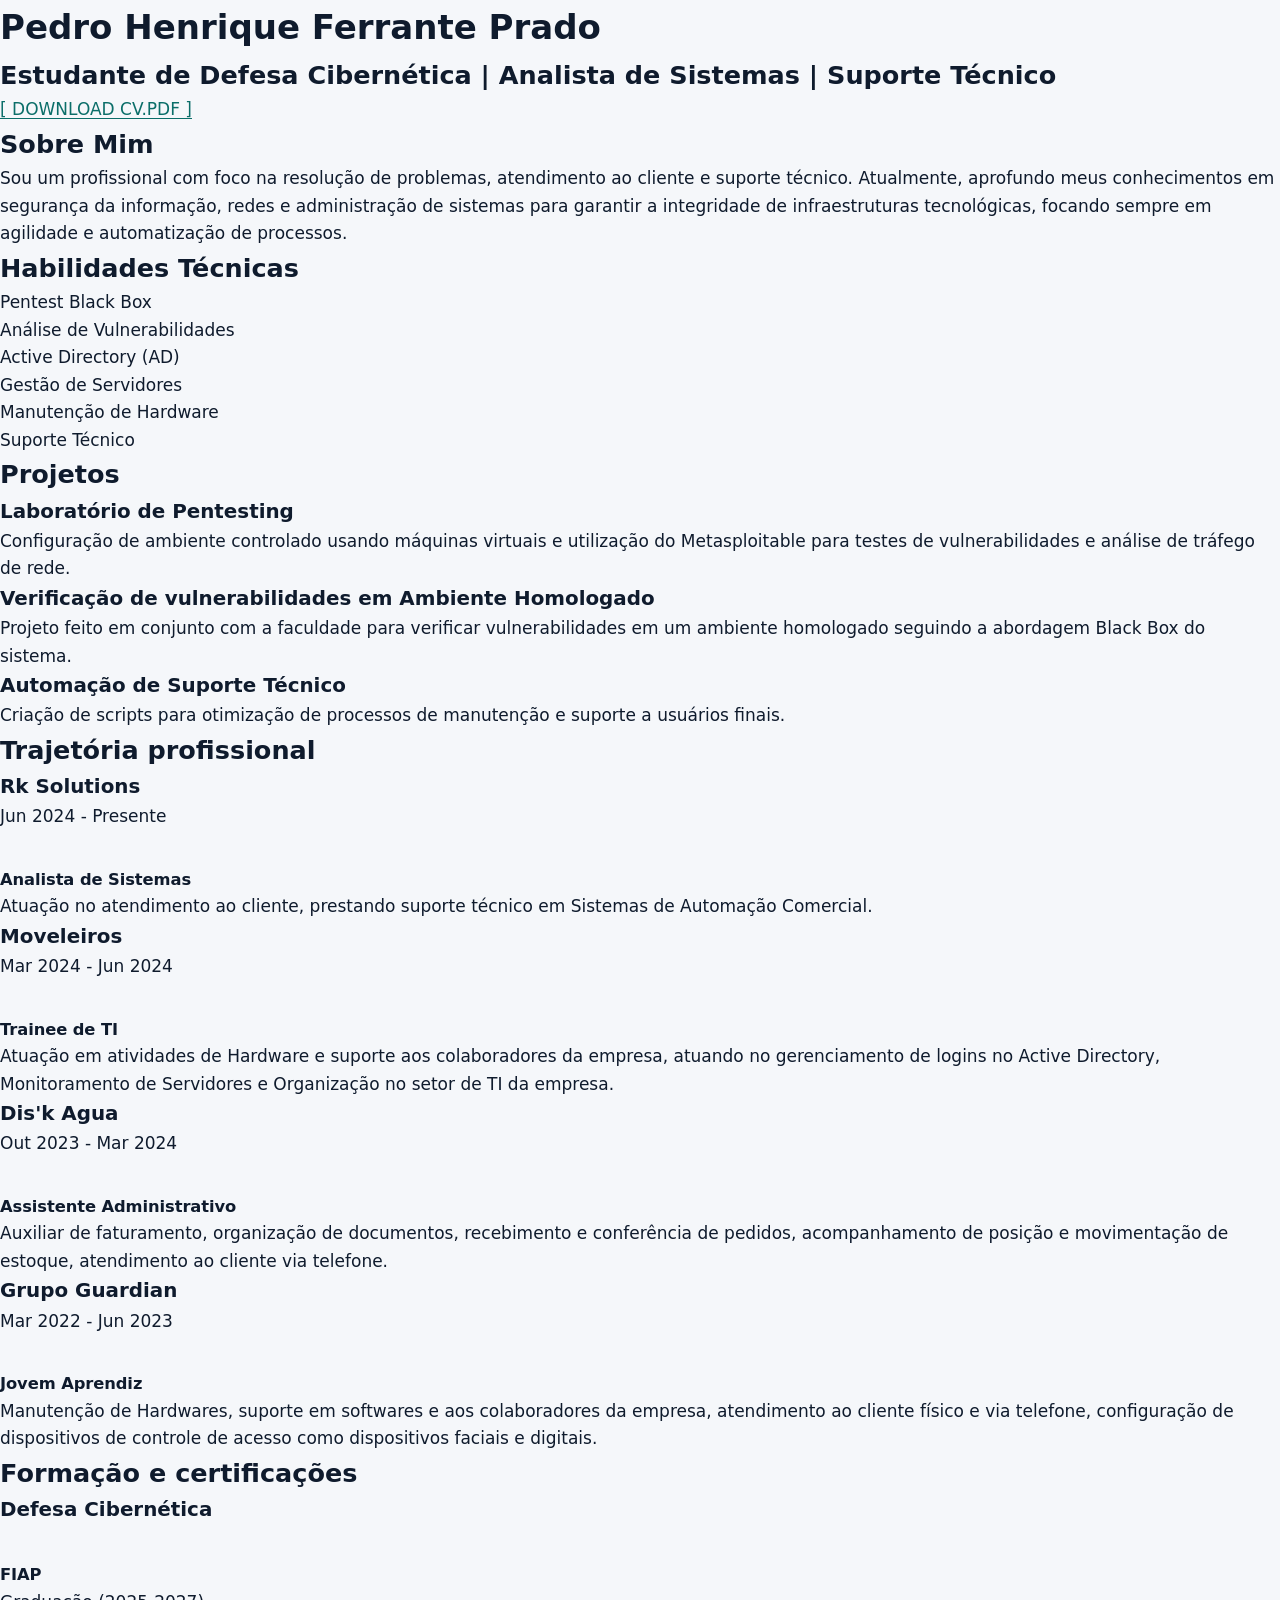
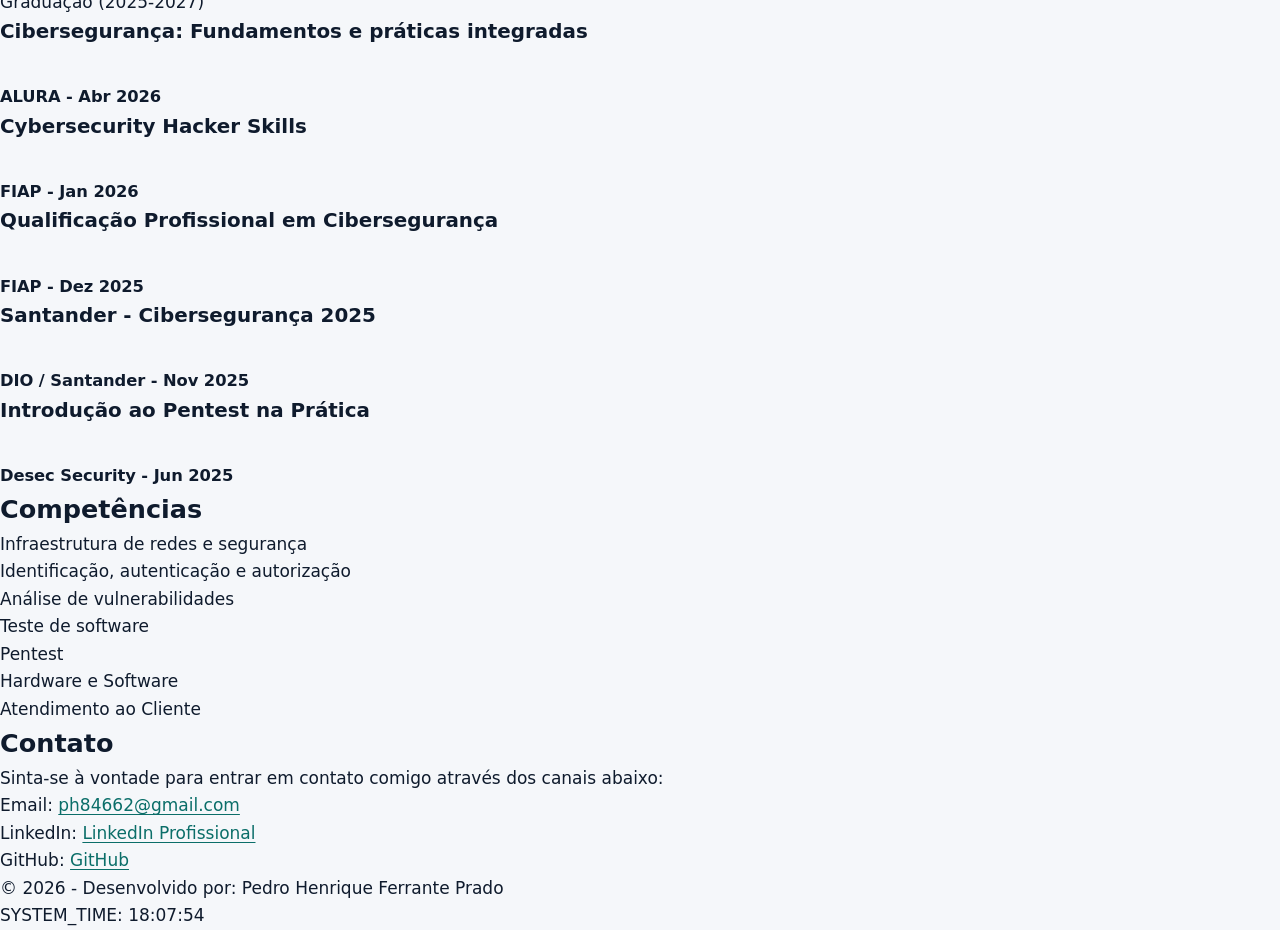
<file: meu_site.html>
<!DOCTYPE html>
<html lang="pt-BR">
<head>
    <link rel="stylesheet" href="style.css">
    <link rel="icon" type="image/x-icon" href="favicon.ico">
    <link rel="apple-touch-icon" sizes="180x180" href="apple-touch-icon.png">
<link rel="icon" type="image/png" sizes="32x32" href="favicon-32x32.png">
<link rel="icon" type="image/png" sizes="16x16" href="favicon-16x16.png">
    <meta charset="UTF-8">
    <!-- Essa linha garante que o site se ajuste ao tamanho da tela (celular/tablet) -->
    <meta name="viewport" content="width=device-width, initial-scale=1.0">
    <title>Portfólio | Pedro Henrique Ferrante Prado</title>
</head>
<body>
   <header>
    <h1>Pedro Henrique Ferrante Prado</h1>
    <h2>Estudante de Defesa Cibernética | Analista de Sistemas | Suporte Técnico</h2>
    
    <!-- Novo botão de download -->
    <a href="Curriculo Pedro Henrique Ferrante Prado (1).pdf" download="Curriculo_Pedro_Prado" class="btn-download">
        [ DOWNLOAD CV.PDF ]
    </a>
</header>
    <section id="sobre-mim">
        <h2>Sobre Mim</h2>
        <p>Sou um profissional com foco na resolução de problemas, atendimento ao cliente e suporte técnico. Atualmente, aprofundo meus conhecimentos em segurança da informação, redes e administração de sistemas para garantir a integridade de infraestruturas tecnológicas, focando sempre em agilidade e automatização de processos.</p>
    </section>
    
    <!-- ID definido para: root@pedro:~/habilidades$ -->
   <section id="habilidades">
    <h2>Habilidades Técnicas</h2>
   <div class="skills-grid">
    <!-- Itens que aparecerão em VERMELHO (Defesa) -->
    <div class="skill-item skill-defense">Pentest Black Box</div>
    <div class="skill-item skill-defense">Análise de Vulnerabilidades</div>
    
    <!-- Itens que aparecerão em AZUL (Sistemas) -->
    <div class="skill-item skill-systems">Active Directory (AD)</div>
    <div class="skill-item skill-systems">Gestão de Servidores</div>
    
    <!-- Itens que aparecerão em ÂMBAR (Hardware) -->
    <div class="skill-item skill-hardware">Manutenção de Hardware</div>
    <div class="skill-item skill-hardware">Suporte Técnico</div>
</div>
</section>

    <!-- ID definido para: root@pedro:~/projetos$ -->
    <section id="projetos">
        <h2>Projetos</h2>
        <div>
            <h3>Laboratório de Pentesting</h3>
            <p>Configuração de ambiente controlado usando máquinas virtuais e utilização do Metasploitable para testes de vulnerabilidades e análise de tráfego de rede.</p>
        </div>
        <div>
            <h3>Verificação de vulnerabilidades em Ambiente Homologado</h3>
            <p>Projeto feito em conjunto com a faculdade para verificar vulnerabilidades em um ambiente homologado seguindo a abordagem Black Box do sistema.</p>
        </div>
        <div>
            <h3>Automação de Suporte Técnico</h3>
            <p>Criação de scripts para otimização de processos de manutenção e suporte a usuários finais.</p>
        </div>
    </section>

    <!-- ID definido para: root@pedro:~/carreira$ -->
    <section id="trajetoria">
        <h2>Trajetória profissional</h2>
        <div>
            <h3>Rk Solutions</h3>
            <p>Jun 2024 - Presente</p>
            <h4>Analista de Sistemas</h4>
            <p>Atuação no atendimento ao cliente, prestando suporte técnico em Sistemas de Automação Comercial.</p>
        </div>
        <div>
            <h3>Moveleiros</h3>
            <p>Mar 2024 - Jun 2024</p>
            <h4>Trainee de TI</h4>
            <p>Atuação em atividades de Hardware e suporte aos colaboradores da empresa, atuando no gerenciamento de logins no Active Directory, Monitoramento de Servidores e Organização no setor de TI da empresa.</p>
        </div>
        <div>
            <h3>Dis'k Agua</h3>
            <p>Out 2023 - Mar 2024</p>
            <h4>Assistente Administrativo</h4>
            <p>Auxiliar de faturamento, organização de documentos, recebimento e conferência de pedidos, acompanhamento de posição e movimentação de estoque, atendimento ao cliente via telefone.</p>
        </div>
        <div>
            <h3>Grupo Guardian</h3>
            <p>Mar 2022 - Jun 2023</p>
            <h4>Jovem Aprendiz</h4>
            <p>Manutenção de Hardwares, suporte em softwares e aos colaboradores da empresa, atendimento ao cliente físico e via telefone, configuração de dispositivos de controle de acesso como dispositivos faciais e digitais.</p>
        </div>
    </section>

    <!-- ID definido para: root@pedro:~/certificações$ -->
    <section id="certificacoes">
        <h2>Formação e certificações</h2>
        <div>
            <h3>Defesa Cibernética</h3>
            <h4>FIAP</h4>
            <p>Graduação (2025-2027)</p>
        </div>
        <div>
            <h3>Cibersegurança: Fundamentos e práticas integradas</h3>
            <h4>ALURA - Abr 2026</h4>
        </div>
         <div>
            <h3>Cybersecurity Hacker Skills</h3>
            <h4>FIAP - Jan 2026</h4>
        </div>
        <div>
            <h3>Qualificação Profissional em Cibersegurança</h3>
            <h4>FIAP - Dez 2025</h4>
        </div>
        <div>
            <h3>Santander - Cibersegurança 2025</h3>
            <h4>DIO / Santander - Nov 2025</h4>
        </div>
        <div>
            <h3>Introdução ao Pentest na Prática</h3>
            <h4>Desec Security - Jun 2025</h4>
        </div>
    </section>

    <section id="competencias">
        <h2>Competências</h2>
        <ul>
            <li>Infraestrutura de redes e segurança</li>
            <li>Identificação, autenticação e autorização</li>
            <li>Análise de vulnerabilidades</li>
            <li>Teste de software</li>
            <li>Pentest</li>
            <li>Hardware e Software</li>
            <li>Atendimento ao Cliente</li>
        </ul>
    </section>

    <section id="contato">
        <h2>Contato</h2>
        <p>Sinta-se à vontade para entrar em contato comigo através dos canais abaixo:</p>
        <ul>
            <li>Email: <a href="mailto:ph84662@gmail.com">ph84662@gmail.com</a></li>
            <li>LinkedIn: <a href="https://www.linkedin.com/in/pedro-henrique-ferrante-prado-128123230/" target="_blank">LinkedIn Profissional</a></li>
            <li>GitHub: <a href="https://github.com/FerranteAbc" target="_blank">GitHub</a></li>
        </ul>
    </section>

   <footer>
    <p>&copy; 2026 - Desenvolvido por: Pedro Henrique Ferrante Prado</p>
    <p id="sys-clock"></p>
</footer>

    <!-- 1. O botão vem primeiro -->
<button id="backToTop" title="Retornar ao topo">[ ⬆ TOP ]</button>

<!-- 2. O script vem depois para "enxergar" o botão -->
<script>
    // --- LÓGICA DO BOTÃO VOLTAR AO TOPO ---
    let mybutton = document.getElementById("backToTop");

    window.onscroll = function() {
        if (document.body.scrollTop > 200 || document.documentElement.scrollTop > 200) {
            mybutton.style.display = "block";
        } else {
            mybutton.style.display = "none";
        }
    };

    mybutton.addEventListener('click', () => {
        window.scrollTo({ top: 0, behavior: 'smooth' });
    });

    // --- LÓGICA DO RELÓGIO E OBSERVADOR (QUE VOCÊ JÁ TINHA) ---
    function updateClock() {
        const now = new Date();
        const time = now.toLocaleTimeString('pt-BR');
        const clockElement = document.getElementById('sys-clock');
        if(clockElement) clockElement.innerText = "SYSTEM_TIME: " + time;
    }
    setInterval(updateClock, 1000);
    updateClock();

    const observer = new IntersectionObserver((entries) => {
        entries.forEach(entry => {
            if (entry.isIntersecting) {
                entry.target.classList.add('typing-active');
            }
        });
    }, { threshold: 0.5 });

    document.querySelectorAll('h2').forEach(h2 => {
        observer.observe(h2);
    });
</script>

</body> 
</html>
</file>
<file: style.css>
/* ==========================================================================
   Portfólio de Pedro Henrique Ferrante Prado
   Conceito: relatório de avaliação de segurança. Índice fixo à esquerda,
   achados com ID e régua de severidade CVSS. Sem fontes nem scripts de terceiros.
   Movimento ao rolar: ver o bloco "Movimento" perto do fim. Vale só na tela (nunca na
   impressão) e roda por padrão: o script não depende da configuração do sistema e há um
   botão para pausar tudo (classe .no-motion no <html>).
   ========================================================================== */

:root {
  color-scheme: light dark;

  --paper: #f5f7fa;
  --panel: #ffffff;
  --ink: #0f1b2d;
  --ink-2: #2f4058;
  --muted: #586a80;
  --rule: #dbe2ea;
  --rule-strong: #bcc8d5;
  --accent: #0b6e69;
  --accent-ink: #ffffff;

  /* Índice lateral (sempre escuro) */
  --rail: #0f1b2d;
  --rail-ink: #e8eef5;
  --rail-muted: #a3b3c6;
  --rail-accent: #5eead4;
  --rail-rule: #233449;

  /* Blocos de código (sempre escuros) */
  --code-bg: #0f1b2d;
  --code-ink: #dbe6f2;
  --code-muted: #8fa3ba;

  /* Escala CVSS v3.1 */
  --sev-low: #79b08f;
  --sev-med: #e3b13c;
  --sev-high: #e07b3a;
  --sev-crit: #c0392b;
  --alert: #b3261e;

  --radius: 6px;
  --rail-w: 17rem;

  /* Tarja de omissão dos títulos (animação de entrada) e curva de movimento */
  --bar: #0f1b2d;
  --ease: cubic-bezier(0.2, 0.7, 0.2, 1);

  --sans: "Segoe UI Variable Text", "Segoe UI", system-ui, -apple-system, "Helvetica Neue", Arial, sans-serif;
  --mono: "Cascadia Code", "Cascadia Mono", ui-monospace, SFMono-Regular, Menlo, Consolas, monospace;
}

@media (prefers-color-scheme: dark) {
  :root {
    --paper: #0b121a;
    --panel: #111a25;
    --ink: #e8eef5;
    --ink-2: #c4d0dd;
    --muted: #97a8bb;
    --rule: #223142;
    --rule-strong: #33475d;
    --accent: #5eead4;
    --accent-ink: #04201d;
    --rail: #080e15;
    --rail-rule: #1b2a3a;
    --code-bg: #070c12;
    --alert: #ff8f86;
    --bar: #33475d;
  }
}

/* ---------- Base ---------- */

*,
*::before,
*::after { box-sizing: border-box; }

html {
  scroll-behavior: smooth;
  scroll-padding-top: 6rem;
  -webkit-text-size-adjust: 100%;
}

body {
  margin: 0;
  background: var(--paper);
  color: var(--ink);
  font: 400 1.0625rem/1.62 var(--sans);
  text-rendering: optimizeLegibility;
}

h1, h2, h3, h4, h5, p, ul, ol, dl, dd, figure { margin: 0; }
ul, ol { padding: 0; list-style: none; }

a {
  color: var(--accent);
  text-underline-offset: 0.18em;
  text-decoration-thickness: 1px;
}
a:hover { text-decoration-thickness: 2px; }

:focus-visible {
  outline: 3px solid var(--accent);
  outline-offset: 3px;
  border-radius: 2px;
}

code {
  font-family: var(--mono);
  font-size: 0.86em;
  background: color-mix(in srgb, var(--ink) 7%, transparent);
  padding: 0.1em 0.35em;
  border-radius: 3px;
  overflow-wrap: anywhere;
}

.sr-only {
  position: absolute;
  width: 1px;
  height: 1px;
  margin: -1px;
  padding: 0;
  overflow: hidden;
  clip: rect(0 0 0 0);
  white-space: nowrap;
  border: 0;
}

.skip-link {
  position: absolute;
  left: 1rem;
  top: -4rem;
  z-index: 100;
  padding: 0.6rem 1rem;
  background: var(--accent);
  color: var(--accent-ink);
  font-weight: 600;
  border-radius: var(--radius);
}
.skip-link:focus { top: 1rem; }

/* ---------- Botões ---------- */

.btn {
  display: inline-flex;
  align-items: center;
  justify-content: center;
  min-height: 2.75rem;
  padding: 0.5rem 1.15rem;
  border: 1.5px solid var(--accent);
  border-radius: var(--radius);
  font: 600 0.97rem/1.2 var(--sans);
  text-decoration: none;
  cursor: pointer;
  transition: background-color 0.15s, color 0.15s;
}
.btn--solid { background: var(--accent); color: var(--accent-ink); }
.btn--solid:hover { background: color-mix(in srgb, var(--accent) 85%, var(--ink)); }
.btn--line { background: transparent; color: var(--accent); }
.btn--line:hover { background: color-mix(in srgb, var(--accent) 10%, transparent); }
.btn--rail { background: var(--rail-accent); border-color: var(--rail-accent); color: #04201d; }
.btn--rail:hover { background: #8df3e3; }

.actions { display: flex; flex-wrap: wrap; gap: 0.75rem; }

/* ---------- Índice lateral ---------- */

.rail {
  position: fixed;
  inset: 0 auto 0 0;
  width: var(--rail-w);
  display: flex;
  flex-direction: column;
  gap: 2.5rem;
  padding: 2.5rem 1.5rem 2rem;
  background: var(--rail);
  color: var(--rail-ink);
  overflow-y: auto;
}

.rail__id {
  display: block;
  color: var(--rail-ink);
  text-decoration: none;
  padding-left: 0.9rem;
}
.rail__name { display: block; font-size: 1.15rem; font-weight: 700; letter-spacing: -0.01em; }
.rail__role { display: block; margin-top: 0.2rem; font-size: 0.9rem; line-height: 1.4; color: var(--rail-muted); }

.rail__nav ul { display: flex; flex-direction: column; gap: 0.15rem; }

.nav-link {
  display: block;
  padding: 0.5rem 0.9rem;
  border-left: 2px solid var(--rail-rule);
  color: var(--rail-muted);
  font-weight: 500;
  text-decoration: none;
  transition: color 0.15s, border-color 0.15s;
}
.nav-link:hover { color: var(--rail-ink); }
.nav-link[aria-current="true"] {
  color: var(--rail-ink);
  border-left-color: var(--rail-accent);
  font-weight: 650;
}

.rail__links {
  margin-top: auto;
  display: flex;
  flex-direction: column;
  gap: 0.75rem;
  padding-left: 0.9rem;
}
.rail__link { color: var(--rail-muted); font-weight: 500; text-decoration: none; }
.rail__link:hover { color: var(--rail-ink); text-decoration: underline; }

.rail :focus-visible { outline-color: var(--rail-accent); }

/* Progresso de leitura: linha na borda do índice, preenchida conforme a rolagem
   (--read vai de 0 a 1, definido pelo script) */
.rail::after {
  content: "";
  position: fixed;
  top: 0;
  bottom: 0;
  left: calc(var(--rail-w) - 2px);
  width: 2px;
  background: var(--rail-accent);
  transform: scaleY(var(--read, 0));
  transform-origin: top;
  pointer-events: none;
}

/* ---------- Página ---------- */

.main { margin-left: var(--rail-w); }

.page {
  max-width: 74rem;
  padding: 5rem 3.5rem 4rem;
}

.section {
  max-width: 60rem;
  margin-top: 5.5rem;
  padding-top: 2.5rem;
  border-top: 1px solid var(--rule-strong);
}

.section h2 {
  font-size: 1.9rem;
  line-height: 1.15;
  letter-spacing: -0.02em;
  font-weight: 700;
}
.section__intro {
  margin-top: 0.75rem;
  max-width: 40rem;
  color: var(--ink-2);
}

.measure { max-width: 42rem; color: var(--ink-2); }

/* ---------- Resumo ---------- */

.hero h1 {
  font-size: clamp(2.5rem, 1.2rem + 4.6vw, 4.4rem);
  line-height: 1.02;
  letter-spacing: -0.035em;
  font-weight: 750;
  max-width: 14ch;
}
.hero__role {
  margin-top: 1.25rem;
  font-size: 1.3rem;
  line-height: 1.35;
  font-weight: 600;
  color: var(--accent);
  max-width: 40rem;
}
/* Linha de digitação dos focos: decorativa (o subtítulo e o texto abaixo já dizem o mesmo). */
.hero__typed {
  margin-top: 0.85rem;
  min-height: 1.75em;
  overflow: hidden;
  white-space: nowrap;
  font: 0.98rem/1.75 var(--mono);
  color: var(--ink-2);
}
.hero__typed::before {
  content: "$";
  margin-right: 0.7ch;
  font-weight: 700;
  color: var(--accent);
}
.hero__typed.is-typing .typed__text::after {
  content: "";
  display: inline-block;
  width: 0.55em;
  height: 1.05em;
  margin-left: 0.2em;
  vertical-align: text-bottom;
  background: var(--accent);
}
@media (max-width: 380px) {
  .hero__typed { font-size: 0.84rem; }
}

.hero__lead {
  margin-top: 1.25rem;
  max-width: 40rem;
  font-size: 1.15rem;
  color: var(--ink-2);
}
.hero .actions { margin-top: 2rem; }

.ficha {
  margin-top: 3rem;
  border-top: 1px solid var(--rule-strong);
}
.ficha__row {
  display: grid;
  grid-template-columns: 11rem minmax(0, 1fr);
  gap: 1.5rem;
  padding: 0.85rem 0;
  border-bottom: 1px solid var(--rule);
}
.ficha dt { color: var(--muted); font-weight: 500; }
.ficha dd { color: var(--ink); max-width: 40rem; }
.nobr { white-space: nowrap; }

/* ---------- Projetos ---------- */

h4 {
  margin-top: 2.25rem;
  font-size: 1.02rem;
  font-weight: 700;
  letter-spacing: -0.005em;
}

.case {
  margin-top: 2.25rem;
  padding: 2.25rem;
  background: var(--panel);
  border: 1px solid var(--rule);
  border-radius: var(--radius);
}
.case h3 {
  font-size: 1.5rem;
  line-height: 1.2;
  letter-spacing: -0.015em;
  font-weight: 700;
  max-width: 34rem;
}
.case__meta { margin: 0.4rem 0 1.25rem; color: var(--muted); }
.case__link { margin-top: 1.75rem; font-weight: 600; }

/* Arquitetura: caminho do tráfego */
.path {
  display: grid;
  grid-template-columns: repeat(4, minmax(0, 1fr));
  gap: 1.5rem;
  margin-top: 1rem;
}
.path li {
  position: relative;
  display: flex;
  flex-direction: column;
  gap: 0.15rem;
  padding: 0.8rem 0.9rem;
  border: 1px solid var(--rule-strong);
  border-radius: var(--radius);
  font-size: 0.92rem;
  line-height: 1.35;
}
.path span { color: var(--muted); }
.path li:not(:last-child)::after {
  content: "";
  position: absolute;
  top: 50%;
  left: 100%;
  width: 1.5rem;
  height: 1px;
  background: var(--rule-strong);
}
.path li:not(:last-child)::before {
  content: "";
  position: absolute;
  top: 50%;
  left: calc(100% + 1.5rem - 7px);
  width: 6px;
  height: 6px;
  border-top: 1px solid var(--muted);
  border-right: 1px solid var(--muted);
  transform: translateY(-50%) rotate(45deg);
}

/* Achados */
.findings { margin-top: 0.75rem; border-top: 1px solid var(--rule-strong); }
.finding {
  display: grid;
  grid-template-columns: 2.25rem minmax(0, 1fr) 11.5rem;
  gap: 1.25rem;
  padding: 1.25rem 0;
  border-bottom: 1px solid var(--rule);
}
.finding__id {
  font: 700 0.95rem/1.5 var(--mono);
  color: var(--muted);
}
.finding h5 { font-size: 1.02rem; line-height: 1.35; font-weight: 650; }
.finding__body p:not(.vector) { margin-top: 0.35rem; color: var(--ink-2); font-size: 0.97rem; }
.vector { margin-top: 0.6rem; }
.vector code { font-size: 0.74rem; background: none; padding: 0; color: var(--muted); overflow-wrap: normal; }
.finding h5 code { padding: 0.05em 0.2em; white-space: nowrap; }

.score { align-self: start; }
.score__num { font-size: 2.1rem; line-height: 1; font-weight: 750; letter-spacing: -0.03em; }
.score__meta { margin-top: 0.7rem; font-size: 0.88rem; line-height: 1.4; color: var(--muted); }
.prio { color: var(--ink-2); font-weight: 600; }
.prio--alta { color: var(--alert); }

/* Régua CVSS: o marcador fica na posição da nota */
.scale {
  position: relative;
  height: 0.5rem;
  margin-top: 0.85rem;
  border-radius: 99px;
  background: linear-gradient(
    90deg,
    var(--sev-low) 0 39%,
    var(--sev-med) 39% 69%,
    var(--sev-high) 69% 89%,
    var(--sev-crit) 89% 100%
  );
}
.scale::after {
  content: "";
  position: absolute;
  top: -0.3rem;
  left: calc(var(--s) * 10% * var(--p, 1));
  width: 4px;
  height: 1.1rem;
  background: var(--ink);
  border-radius: 2px;
  box-shadow: 0 0 0 2px var(--panel);
  transform: translateX(-50%);
}
.s43 { --s: 4.3; }
.s53 { --s: 5.3; }
.s54 { --s: 5.4; }

.note { margin-top: 0.9rem; font-size: 0.9rem; color: var(--muted); max-width: 42rem; }

.phases {
  margin-top: 0.75rem;
  max-width: 42rem;
  counter-reset: fase;
  color: var(--ink-2);
}
.phases li {
  position: relative;
  counter-increment: fase;
  padding: 0.35rem 0 0.35rem 2rem;
}
.phases li::before {
  content: counter(fase);
  position: absolute;
  left: 0;
  top: 0.35rem;
  width: 1.35rem;
  height: 1.35rem;
  display: grid;
  place-items: center;
  border: 1.5px solid var(--accent);
  border-radius: 50%;
  font: 700 0.75rem/1 var(--sans);
  color: var(--accent);
}
.phases strong { color: var(--ink); }

.plain { max-width: 42rem; color: var(--ink-2); }
.plain li {
  position: relative;
  padding: 0.25rem 0 0.25rem 1.1rem;
}
.plain li::before {
  content: "";
  position: absolute;
  left: 0;
  top: 0.95em;
  width: 0.4rem;
  height: 1px;
  background: var(--muted);
}
.case .plain { margin-top: 0.6rem; }

/* Código */
.code { margin-top: 1.25rem; max-width: 42rem; }
.code figcaption { margin-bottom: 0.4rem; font-size: 0.88rem; color: var(--muted); }
.code pre {
  margin: 0;
  padding: 1rem 1.15rem;
  background: var(--code-bg);
  color: var(--code-ink);
  border-radius: var(--radius);
  overflow-x: auto;
  font: 0.86rem/1.65 var(--mono);
}
.code code { background: none; padding: 0; font-size: inherit; overflow-wrap: normal; }

/* Tarja de omissão, como em relatórios reais */
.redact {
  background: #cbd5e1;
  color: #cbd5e1;
  border-radius: 2px;
  user-select: none;
}

/* Demais projetos */
.projects { margin-top: 3rem; border-top: 1px solid var(--rule-strong); }
.project {
  display: grid;
  grid-template-columns: minmax(0, 15rem) minmax(0, 1fr);
  gap: 1rem 2.5rem;
  padding: 2rem 0;
  border-bottom: 1px solid var(--rule);
}
.project h3 { font-size: 1.1rem; line-height: 1.3; font-weight: 650; letter-spacing: -0.005em; }
.project__meta { margin-top: 0.4rem; font-size: 0.92rem; color: var(--muted); }
.project__body > * + * { margin-top: 0.85rem; }
.stack { font-size: 0.95rem; color: var(--ink-2); }
.stack strong { color: var(--ink); }

/* ---------- Competências ---------- */

.matrix {
  width: 100%;
  margin-top: 2rem;
  border-collapse: collapse;
  font-size: 0.97rem;
}
.matrix thead th {
  padding: 0.6rem 1rem 0.6rem 0;
  border-bottom: 1px solid var(--rule-strong);
  text-align: left;
  font-weight: 600;
  color: var(--muted);
  font-size: 0.9rem;
}
.matrix tbody th,
.matrix td {
  padding: 1rem 1rem 1rem 0;
  border-bottom: 1px solid var(--rule);
  text-align: left;
  vertical-align: top;
}
.matrix tbody th { width: 11rem; font-weight: 650; }
.matrix td { color: var(--ink-2); }
.matrix td:last-child { width: 15rem; padding-right: 0; }

/* ---------- Experiência ---------- */

.timeline { margin-top: 2rem; border-top: 1px solid var(--rule-strong); }
.job {
  display: grid;
  grid-template-columns: 11rem minmax(0, 1fr);
  gap: 1.5rem;
  padding: 1.75rem 0;
  border-bottom: 1px solid var(--rule);
}
.job__when { color: var(--muted); font-weight: 500; }
.job h3 { font-size: 1.15rem; line-height: 1.3; font-weight: 700; letter-spacing: -0.01em; }
.job__org { margin: 0.15rem 0 0.6rem; color: var(--accent); font-weight: 600; }

/* ---------- Formação ---------- */

.degree { margin-top: 2rem; padding-left: 1.25rem; border-left: 3px solid var(--accent); }
.degree h3 { font-size: 1.2rem; font-weight: 700; letter-spacing: -0.01em; }
.degree p { margin-top: 0.25rem; color: var(--ink-2); max-width: 36rem; }

.subhead { margin-top: 2.5rem; font-size: 1.02rem; font-weight: 700; }

.ledger { margin-top: 0.75rem; border-top: 1px solid var(--rule-strong); }
.ledger li {
  display: grid;
  grid-template-columns: minmax(0, 1fr) 11rem 6rem;
  gap: 1rem;
  padding: 0.85rem 0;
  border-bottom: 1px solid var(--rule);
}
.ledger__title { font-weight: 550; }
.ledger__org { color: var(--ink-2); }
.ledger__when { color: var(--muted); text-align: right; }

/* ---------- Contato ---------- */

.contact { margin-top: 2rem; }
.contact__mail {
  margin-bottom: 1.25rem;
  font-size: clamp(1.35rem, 0.9rem + 1.6vw, 2rem);
  font-weight: 700;
  letter-spacing: -0.02em;
  overflow-wrap: anywhere;
}

.footer {
  max-width: 60rem;
  margin-top: 6rem;
  padding-top: 1.5rem;
  border-top: 1px solid var(--rule);
  font-size: 0.88rem;
  color: var(--muted);
}
.footer p + p { margin-top: 0.2rem; }

/* ---------- Resumo: painel de triagem ---------- */

.hero__text { min-width: 0; }
.hero__panel { max-width: 44rem; margin-top: 2.5rem; }
.hero__panel pre { font-size: 0.82rem; }
.hero__panel code { display: block; width: max-content; min-width: 100%; }
.code .c { color: var(--code-muted); }
.code .k { color: #7dd3c8; }
.code .s { color: #f2c879; }

/* Fundo do resumo: fluxo de logs (canvas criado pelo script, só decorativo) */
.hero { position: relative; isolation: isolate; }
.stream {
  position: absolute;
  z-index: -1;
  top: -5rem;
  left: -3.5rem;
  width: calc(100% + 7rem);
  height: calc(100% + 6rem);
  opacity: 0.26;
  pointer-events: none;
  -webkit-mask-image: radial-gradient(120% 100% at 92% 0%, #000 0%, rgba(0, 0, 0, 0.55) 45%, transparent 80%);
  mask-image: radial-gradient(120% 100% at 92% 0%, #000 0%, rgba(0, 0, 0, 0.55) 45%, transparent 80%);
}
@media (prefers-color-scheme: dark) {
  .stream { opacity: 0.36; }
}

/* Indicadores do resumo */
.stats {
  display: grid;
  grid-template-columns: repeat(3, minmax(0, 1fr));
  gap: 0 1.5rem;
  max-width: 40rem;
  margin-top: 2.25rem;
  padding-top: 1rem;
  border-top: 1px solid var(--rule-strong);
}
.stats li { display: flex; flex-direction: column; gap: 0.35rem; }
.stat__num {
  font-size: 2rem;
  line-height: 1;
  font-weight: 750;
  letter-spacing: -0.03em;
  font-variant-numeric: tabular-nums;
}
.stat__sfx { color: var(--muted); font-weight: 600; }
.stat__label { font-size: 0.88rem; line-height: 1.4; color: var(--muted); }

/* ---------- Foco em blue team ---------- */

.duties {
  margin-top: 2rem;
  border-top: 1px solid var(--rule-strong);
}
.duty {
  display: grid;
  grid-template-columns: 11rem minmax(0, 1fr);
  gap: 1.5rem;
  padding: 1.1rem 0;
  border-bottom: 1px solid var(--rule);
}
.duty dt { font-weight: 700; }
.duty dd { max-width: 42rem; color: var(--ink-2); }

.attack {
  display: grid;
  grid-template-columns: repeat(auto-fill, minmax(11rem, 1fr));
  gap: 0.6rem;
  margin-top: 1rem;
}
.attack li {
  position: relative;
  isolation: isolate;
  display: flex;
  flex-direction: column;
  gap: 0.25rem;
  padding: 0.7rem 0.8rem;
  border: 1px dashed var(--rule-strong);
  border-radius: var(--radius);
  color: var(--muted);
  font-size: 0.85rem;
  line-height: 1.35;
}
.attack strong { font-size: 0.92rem; font-weight: 650; }
.attack li.is-covered {
  background: var(--panel);
  border: 1px solid var(--rule);
  border-left: 3px solid var(--accent);
  color: var(--ink-2);
}
.attack li.is-covered strong { color: var(--ink); }
.attack code { font-size: 0.92em; }

/* ---------- Telas médias e pequenas ---------- */

@media (max-width: 1100px) {
  .main { margin-left: 0; }

  .rail {
    position: sticky;
    inset: 0 auto auto 0;
    z-index: 50;
    width: auto;
    gap: 0.35rem;
    padding: 0.7rem 1rem 0;
    overflow: visible;
  }
  .rail__id { padding-left: 0; display: flex; flex-wrap: wrap; align-items: baseline; gap: 0.1rem 0.75rem; }
  .rail__name { font-size: 1rem; }
  .rail__role { margin-top: 0; font-size: 0.85rem; }
  .rail__links { display: none; }
  .rail::after {
    position: absolute;
    top: auto;
    right: 0;
    bottom: 0;
    left: 0;
    width: auto;
    height: 2px;
    transform: scaleX(var(--read, 0));
    transform-origin: left;
  }

  .rail__nav { margin: 0 -1rem; }
  .rail__nav ul {
    flex-direction: row;
    gap: 0;
    overflow-x: auto;
    padding: 0 1rem;
    scrollbar-width: none;
  }
  .rail__nav ul::-webkit-scrollbar { display: none; }
  .nav-link {
    white-space: nowrap;
    padding: 0.7rem 0.85rem;
    border-left: 0;
    border-bottom: 2px solid transparent;
  }
  .nav-link[aria-current="true"] { border-bottom-color: var(--rail-accent); }

  .page { padding: 3rem 1.5rem 3rem; }
  html { scroll-padding-top: 6.5rem; }
  .stream { top: -3rem; left: -1.5rem; width: calc(100% + 3rem); height: calc(100% + 4rem); }
}

@media (max-width: 860px) {
  .path { grid-template-columns: 1fr; gap: 1.25rem; }
  .path li:not(:last-child)::after {
    top: 100%;
    left: 1.5rem;
    width: 1px;
    height: 1.25rem;
  }
  .path li:not(:last-child)::before {
    top: calc(100% + 1.25rem - 6px);
    left: 1.5rem;
    transform: translateX(-50%) rotate(135deg);
  }

  .finding { grid-template-columns: 2rem minmax(0, 1fr); }
  .score { grid-column: 2; max-width: 14rem; }

  .project { grid-template-columns: 1fr; }
  .job { grid-template-columns: 1fr; gap: 0.25rem; }
  .ficha__row { grid-template-columns: 1fr; gap: 0.15rem; }
  .duty { grid-template-columns: 1fr; gap: 0.25rem; }

  .ledger li { grid-template-columns: 1fr auto; gap: 0.1rem 1rem; }
  .ledger__title { grid-column: 1 / -1; }
  .ledger__when { text-align: right; }

  .matrix thead { position: absolute; width: 1px; height: 1px; overflow: hidden; clip: rect(0 0 0 0); }
  .matrix, .matrix tbody, .matrix tr, .matrix th, .matrix td { display: block; width: auto; }
  .matrix tbody tr { padding: 1rem 0; border-bottom: 1px solid var(--rule); }
  .matrix tbody th, .matrix td { padding: 0; border: 0; width: auto; }
  .matrix td { margin-top: 0.4rem; }
  .matrix td:last-child { width: auto; }
  .matrix td::before {
    content: attr(data-label);
    display: block;
    font-size: 0.82rem;
    font-weight: 600;
    color: var(--muted);
  }
}

@media (max-width: 560px) {
  .hero__panel pre { font-size: 0.74rem; }
  .case { padding: 1.25rem; }
  .section { margin-top: 4rem; }
  .actions .btn { flex: 1 1 100%; }
}

@media (min-width: 1400px) {
  .hero {
    display: grid;
    grid-template-columns: minmax(0, 1fr) minmax(0, 27rem);
    gap: 0 3.5rem;
    align-items: start;
  }
  .hero__panel { margin-top: 1.1rem; }
  .ficha { grid-column: 1 / -1; }
}

/* ---------- Movimento ---------- */

/* Tudo aqui é aprimoramento: sem JS, com as animações pausadas (.no-motion) ou na
   impressão, a página aparece completa e parada. As classes .rv, .rv-head, .rv-line
   e .rv-group são aplicadas pelo script; .reveal-ready só existe se o navegador
   aceita IntersectionObserver e a pessoa não pausou as animações. */

@media screen {
  @keyframes rise {
    from { opacity: 0; transform: translateY(14px); }
  }
  @keyframes unredact {
    to { transform: scaleX(0); }
  }
  /* 13 linhas no painel de comandos: uma por passo */
  @keyframes print-lines {
    from { clip-path: inset(0 0 100% 0); }
    to { clip-path: inset(0 0 0 0); }
  }
  @keyframes caret {
    0% { opacity: 1; }
    50% { opacity: 0; }
    100% { opacity: 1; }
  }

  /* Abertura do resumo: o nome sai de trás de uma tarja de omissão, o texto
     sobe em sequência e o painel imprime os comandos linha a linha. */
  .hero h1,
  .reveal-ready .rv-head { position: relative; }
  .hero h1::after,
  .reveal-ready .rv-head::after {
    content: "";
    position: absolute;
    inset: 0.04em -0.1em;
    background: var(--bar);
    transform-origin: right;
    pointer-events: none;
  }
  .hero h1::after { animation: unredact 0.9s cubic-bezier(0.7, 0, 0.2, 1) 0.2s both; }

  .hero__role { animation: rise 0.7s var(--ease) 0.5s both; }
  .hero__typed { animation: rise 0.7s var(--ease) 0.55s both; }
  .hero__typed.is-idle .typed__text::after { animation: caret 1s steps(1, end) infinite; }
  .hero__lead { animation: rise 0.7s var(--ease) 0.6s both; }
  .hero .actions { animation: rise 0.7s var(--ease) 0.7s both; }
  .hero .stats { animation: rise 0.7s var(--ease) 0.8s both; }
  .hero__panel { animation: rise 0.7s var(--ease) 0.55s both; }
  .hero__panel code { animation: print-lines 1.5s steps(13, end) 1.1s both; }
  .hero__panel code::after {
    content: "";
    display: inline-block;
    width: 0.55em;
    height: 1.1em;
    margin-left: 0.25em;
    vertical-align: text-bottom;
    background: var(--rail-accent);
    opacity: 0;
    animation: caret 1s steps(1, end) 2.6s 6 forwards;
  }

  /* Entrada por rolagem: blocos sobem poucos pixels, com atraso curto entre irmãos
     (--d, definido pelo script). */
  .reveal-ready .rv {
    opacity: 0;
    transform: translateY(14px);
    transition: opacity 0.6s ease var(--d, 0s), transform 0.7s var(--ease) var(--d, 0s);
  }
  .reveal-ready .rv.is-in { opacity: 1; transform: none; }

  /* Títulos de seção: a tarja sai da esquerda para a direita, como num documento
     desclassificado. */
  .reveal-ready .rv-head { width: fit-content; max-width: 100%; }
  .reveal-ready .rv-head::after {
    transition: transform 0.8s cubic-bezier(0.7, 0, 0.2, 1) calc(var(--d, 0s) + 0.12s);
  }
  .reveal-ready .rv-head.is-in::after { transform: scaleX(0); }

  /* A régua no topo da seção é desenhada antes do título. */
  .reveal-ready .rv-line { position: relative; border-top-color: transparent; }
  .reveal-ready .rv-line::before {
    content: "";
    position: absolute;
    top: -1px;
    left: 0;
    right: 0;
    height: 1px;
    background: var(--rule-strong);
    transform: scaleX(0);
    transform-origin: left;
    transition: transform 1s cubic-bezier(0.65, 0, 0.2, 1);
  }
  .reveal-ready .rv-line.is-in::before { transform: none; }

  /* Nota CVSS: o marcador percorre a régua e o número sobe junto (--p, pelo script). */
  .reveal-ready .score { --p: 0; }

  /* Caminho do tráfego: cada elemento entra, o traço até o próximo é desenhado e
     a seta fecha o trecho. */
  .reveal-ready .path li {
    opacity: 0;
    transform: translateX(-10px);
    transition:
      opacity 0.5s ease calc(var(--i, 0) * 260ms),
      transform 0.6s var(--ease) calc(var(--i, 0) * 260ms);
  }
  .reveal-ready .path.is-in li { opacity: 1; transform: none; }
  .reveal-ready .path li:not(:last-child)::after {
    transform: scaleX(0);
    transform-origin: left;
    transition: transform 0.35s ease calc(var(--i, 0) * 260ms + 350ms);
  }
  .reveal-ready .path li:not(:last-child)::before {
    opacity: 0;
    transition: opacity 0.2s ease calc(var(--i, 0) * 260ms + 650ms);
  }
  .reveal-ready .path.is-in li:not(:last-child)::after { transform: none; }
  .reveal-ready .path.is-in li:not(:last-child)::before { opacity: 1; }

  @media (max-width: 860px) {
    .reveal-ready .path li:not(:last-child)::after {
      transform: scaleY(0);
      transform-origin: top;
    }
  }

  /* Matriz ATT&CK: as táticas com write-up "acendem" em sequência. A aparência de
     coberta fica numa camada (::before) que aparece por cima da tracejada. */
  .reveal-ready .attack li.is-covered {
    background: none;
    border: 1px dashed var(--rule-strong);
    color: var(--muted);
    transition: color 0.4s ease calc(var(--i, 0) * 90ms);
  }
  .reveal-ready .attack li.is-covered strong {
    color: inherit;
    transition: color 0.4s ease calc(var(--i, 0) * 90ms);
  }
  .reveal-ready .attack li.is-covered::before {
    content: "";
    position: absolute;
    inset: -1px;
    z-index: -1;
    border: 1px solid var(--rule);
    border-left: 3px solid var(--accent);
    border-radius: var(--radius);
    background: var(--panel);
    opacity: 0;
    transition: opacity 0.4s ease calc(var(--i, 0) * 90ms);
  }
  .reveal-ready .attack.is-in li.is-covered { color: var(--ink-2); }
  .reveal-ready .attack.is-in li.is-covered strong { color: var(--ink); }
  .reveal-ready .attack.is-in li.is-covered::before { opacity: 1; }

  /* Itens que o leitor já passou (link direto, rolagem rápida) aparecem sem animar. */
  .reveal-ready .is-done,
  .reveal-ready .is-done *,
  .reveal-ready .is-done::before,
  .reveal-ready .is-done::after,
  .reveal-ready .is-done *::before,
  .reveal-ready .is-done *::after { transition: none !important; }
}

/* ---------- Animações pausadas (botão "Pausar animações") ---------- */

/* A rolagem suave continua respeitando a configuração do sistema. */
@media (prefers-reduced-motion: reduce) {
  html { scroll-behavior: auto; }
}

/* Com as animações pausadas a página fica completa e parada. */
.no-motion { scroll-behavior: auto; }
.no-motion *,
.no-motion *::before,
.no-motion *::after {
  animation: none !important;
  transition: none !important;
}
.no-motion .hero h1::after,
.no-motion .rv-head::after { display: none; }

/* Botão de pausar (criado como oculto no HTML; o script o mostra) */
.motion-toggle {
  padding: 0;
  border: 0;
  background: none;
  font: inherit;
  text-align: left;
  cursor: pointer;
  text-decoration: underline;
  text-underline-offset: 0.2em;
}
.motion-toggle[hidden] { display: none; }
.rail .motion-toggle { color: var(--rail-muted); font-weight: 500; text-decoration: none; }
.rail .motion-toggle:hover { color: var(--rail-ink); text-decoration: underline; }
.footer .motion-toggle { margin-top: 0.6rem; color: var(--muted); }
.footer .motion-toggle:hover { color: var(--ink); }
@media (min-width: 1101px) {
  .footer .motion-toggle { display: none; }
}

/* ---------- Impressão (recrutadores imprimem) ---------- */

@media print {
  :root {
    --paper: #fff; --panel: #fff; --ink: #000; --ink-2: #222; --muted: #444;
    --rule: #ccc; --rule-strong: #999; --accent: #064e4a;
  }
  .rail, .skip-link, #copy-email, .actions, .hero .actions, .stream, .hero__typed { display: none !important; }
  .main { margin: 0; }
  .page { max-width: none; padding: 0; }
  .section { margin-top: 2rem; break-inside: auto; }
  .case, .project, .job, .finding { break-inside: avoid; }
  .case { border: 0; padding: 0; }
  a { color: #000; }
  .contact a[href^="http"]::after,
  .project a[href^="http"]::after,
  .case a[href^="http"]::after { content: " (" attr(href) ")"; font-size: 0.8em; word-break: break-all; }
  .code pre { background: #f3f3f3; color: #000; border: 1px solid #ccc; }
  .code .c { color: #555; }
  .code .k { color: #0b5f5a; }
  .code .s { color: #7a4b00; }
  .redact { background: #000; color: #000; }
}
</file>
